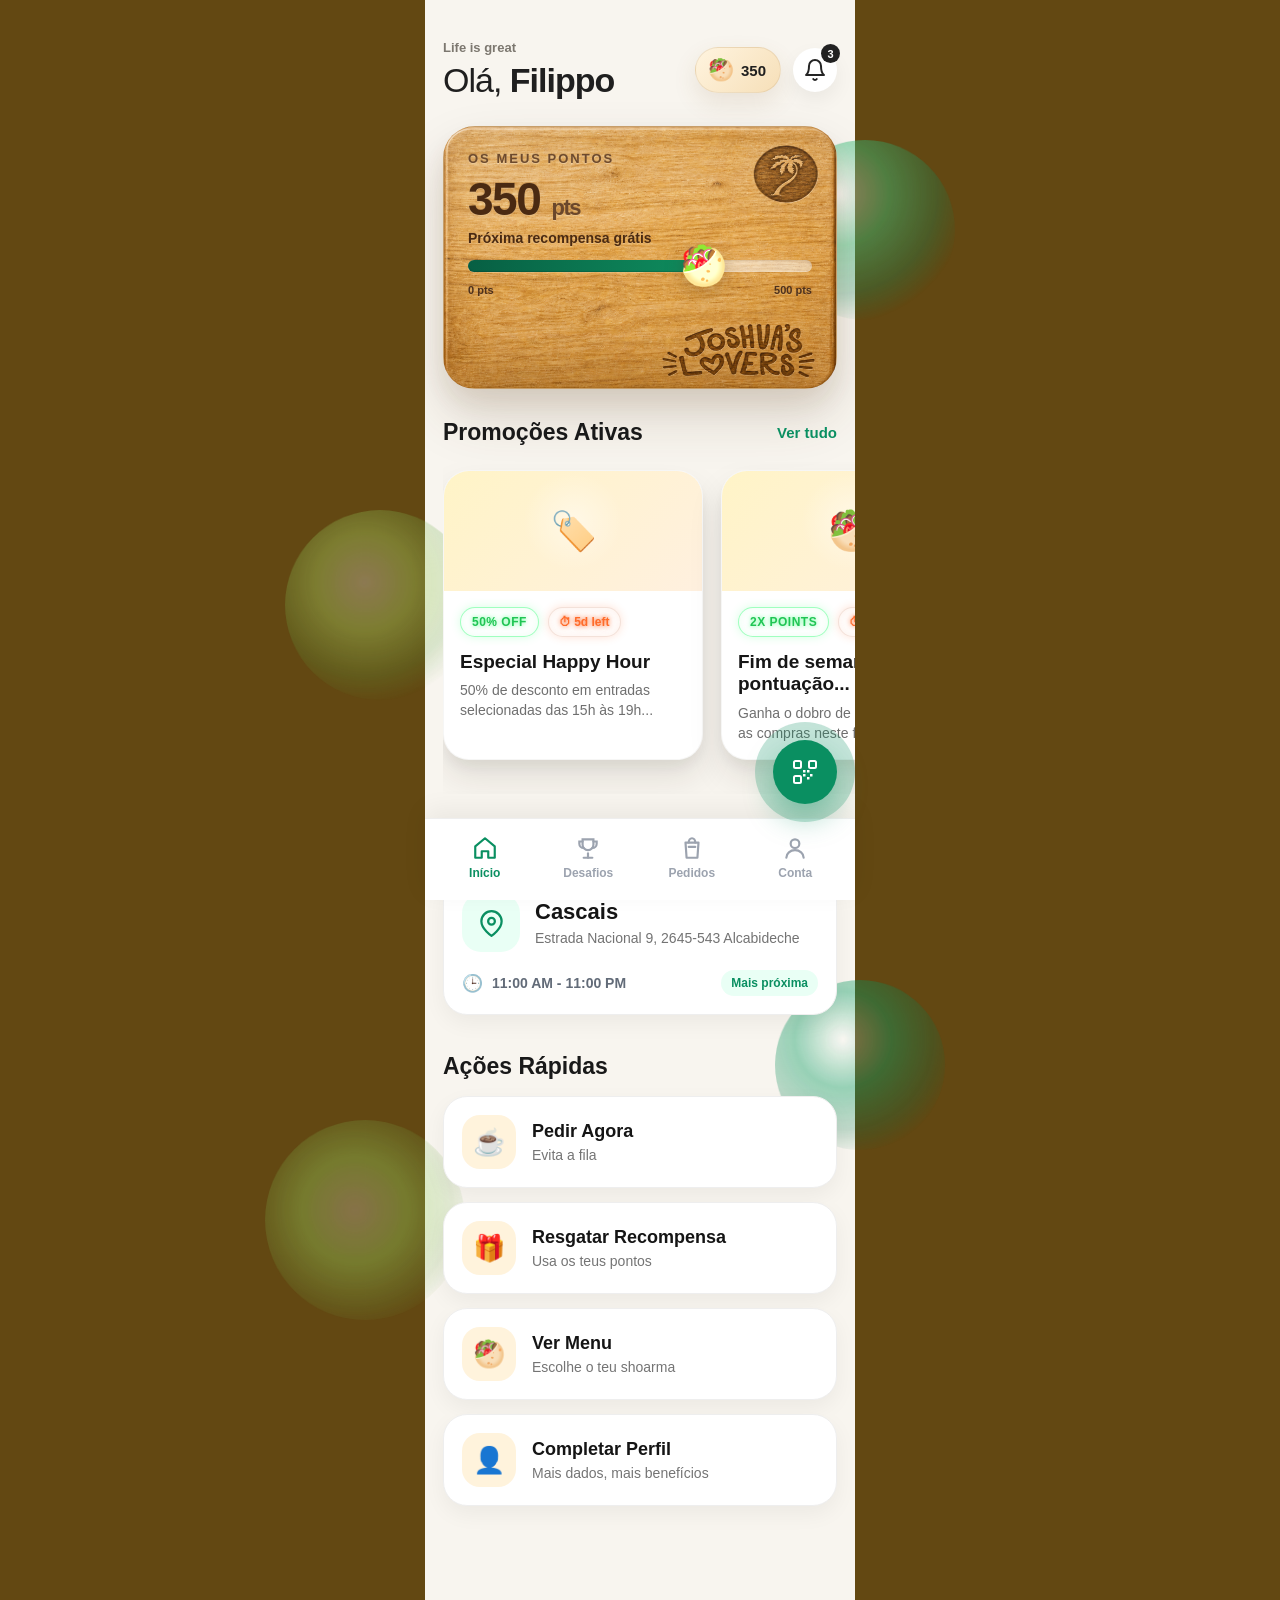
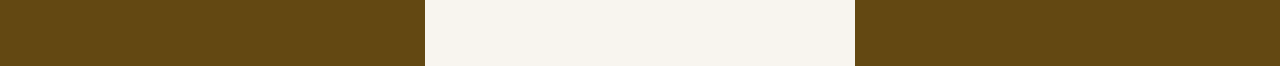
<file: index.html>
<!DOCTYPE html>
<html lang="pt">
<head>
  <meta charset="UTF-8" />
  <meta name="viewport" content="width=device-width, initial-scale=1.0" />

  <title>Joshua's Shoarma App</title>

  <link rel="stylesheet" href="style.css" />
</head>

<body>
  <main class="app-screen">

    <!-- MOVING BACKGROUND BLOBS -->
<div class="bg-blob bg-blob-one" data-speed="0.10"></div>
<div class="bg-blob bg-blob-two" data-speed="-0.06"></div>
<div class="bg-blob bg-blob-three" data-speed="0.08"></div>
<div class="bg-blob bg-blob-four" data-speed="-0.04"></div>

    <!-- TOP HOME HEADER -->
    <section class="home-header">
      <div>
        <p class="small-greeting">Life is great</p>
        <h1>Olá, <span>Filippo</span></h1>
      </div>

      <div class="header-icons">
        <button class="points-preview-button" aria-label="Pontos">
  <span class="pita-icon">🥙</span>
  <span class="top-points-number">350</span>
</button>
<a href="notifications.html" class="icon-button notification-button" aria-label="Notificações">
  <svg width="24" height="24" viewBox="0 0 24 24" fill="none">
    <path d="M18 8A6 6 0 0 0 6 8C6 15 3 17 3 17H21C21 17 18 15 18 8Z" stroke="currentColor" stroke-width="2" stroke-linecap="round" stroke-linejoin="round"/>
    <path d="M13.73 21A2 2 0 0 1 10.27 21" stroke="currentColor" stroke-width="2" stroke-linecap="round" stroke-linejoin="round"/>
  </svg>

  <span class="notification-badge">3</span>
</a>
      </div>
    </section>

    <!-- POINTS PREVIEW CARD -->
    <section class="points-card">
      <div class="points-card-top">
        <div>
          <p class="card-label">Os MEUS PONTOS</p>
          <h2>350 <span>pts</span></h2>
        </div>

       
      </div>

    <div class="points-progress-module">
  <div class="points-progress-header">
    <p>Próxima recompensa grátis</p>
  </div>

  <div class="progress-bar">
    <div class="progress-fill">
      <div class="progress-marker">
        <span class="progress-percent">70%</span>
        <span class="progress-pita">🥙</span>
      </div>
    </div>

    <span class="points-left-label">Faltam 150 pts</span>
  </div>

  <div class="progress-numbers">
    <span>0 pts</span>
    <span>500 pts</span>
  </div>
</div>
    </section>

    <!-- ACTIVE PROMOTIONS -->
    <section class="promotions-section">
      <div class="section-header">
        <h2>Promoções Ativas</h2>
        <button>Ver tudo</button>
      </div>

      <div class="promotions-scroll">

        <article 
          class="promo-card"
          data-title="Especial Happy Hour"
          data-tag="50% OFF"
          data-time="Termina em 5 dias"
          data-description="Aproveita 50% de desconto em entradas selecionadas entre as 15h e as 19h. Perfeito para partilhar com amigos antes do jantar."
          data-condition="Disponível apenas em loja. Não acumulável com outras promoções."
        >
          <div class="promo-image">
            <span>🏷️</span>
          </div>

          <div class="promo-content">
            <div class="promo-tags">
              <span class="promo-tag">50% OFF</span>
              <span class="promo-time">⏱ 5d left</span>
            </div>

            <h3>Especial Happy Hour</h3>
            <p>50% de desconto em entradas selecionadas das 15h às 19h...</p>
          </div>
        </article>

        <article 
          class="promo-card"
          data-title="Fim de semana com pontuação dupla"
          data-tag="2X POINTS"
          data-time="Termina em 2 dias"
          data-description="Ganha o dobro de pontos em todas as compras feitas durante este fim de semana. Quanto mais pedires, mais rápido chegas à tua próxima recompensa."
          data-condition="Válido sábado e domingo em todos os restaurantes Joshua's Shoarma."
        >
          <div class="promo-image">
            <span>🥙</span>
          </div>

          <div class="promo-content">
            <div class="promo-tags">
              <span class="promo-tag">2X POINTS</span>
              <span class="promo-time">⏱ 2d left</span>
            </div>

            <h3>Fim de semana com pontuação...</h3>
            <p>Ganha o dobro de pontos em todas as compras neste fim de semana.</p>
          </div>
        </article>

        <article 
          class="promo-card"
          data-title="Bebida grátis no teu menu"
          data-tag="FREE DRINK"
          data-time="Termina em 7 dias"
          data-description="Na compra de qualquer menu shoarma, recebe uma bebida grátis. Uma forma simples de tornar o teu pedido ainda melhor."
          data-condition="Válido para menus selecionados. Disponível até ao fim da campanha."
        >
          <div class="promo-image">
            <span>🥤</span>
          </div>

          <div class="promo-content">
            <div class="promo-tags">
              <span class="promo-tag">FREE</span>
              <span class="promo-time">⏱ 7d left</span>
            </div>

            <h3>Bebida grátis no teu menu</h3>
            <p>Recebe uma bebida grátis na compra de qualquer menu shoarma.</p>
          </div>
        </article>

      </div>
    </section>

        <!-- NEAREST STORE -->
    <!-- NEAREST STORE -->
<section class="nearest-store-section">
  <div class="section-header">
  <h2>Loja Mais Próxima</h2>
</div>

  <article class="nearest-store-card">
    <div class="store-top-row">
      <div class="store-icon">
        <svg width="27" height="27" viewBox="0 0 24 24" fill="none">
          <path d="M21 10C21 17 12 23 12 23C12 23 3 17 3 10A9 9 0 0 1 21 10Z" stroke="currentColor" stroke-width="2" stroke-linecap="round" stroke-linejoin="round"/>
          <circle cx="12" cy="10" r="3" stroke="currentColor" stroke-width="2"/>
        </svg>
      </div>

      <div class="store-text">
        <h3 id="nearestStoreName">Cascais</h3>
        <p id="nearestStoreAddress">Estrada Nacional 9, 2645-543 Alcabideche</p>
      </div>
    </div>

    <div class="store-bottom-row">
      <div class="store-hours">
        <span>🕒</span>
        <p id="nearestStoreHours">11:00 AM - 11:00 PM</p>
      </div>

      <p class="store-distance" id="nearestStoreDistance">Mais próxima</p>
    </div>
  </article>
</section>

    <!-- QUICK ACTIONS -->
    <section class="quick-actions-section">
      <div class="section-header">
        <h2>Ações Rápidas</h2>
      </div>

      <div class="quick-actions-grid">

        <button class="quick-action-card">
          <span class="quick-action-icon">☕</span>
          <div>
            <h3>Pedir Agora</h3>
            <p>Evita a fila</p>
          </div>
        </button>

        <button class="quick-action-card">
          <span class="quick-action-icon">🎁</span>
          <div>
            <h3>Resgatar Recompensa</h3>
            <p>Usa os teus pontos</p>
          </div>
        </button>

        <button class="quick-action-card">
          <span class="quick-action-icon">🥙</span>
          <div>
            <h3>Ver Menu</h3>
            <p>Escolhe o teu shoarma</p>
          </div>
        </button>

        <button class="quick-action-card">
          <span class="quick-action-icon">👤</span>
          <div>
            <h3>Completar Perfil</h3>
            <p>Mais dados, mais benefícios</p>
          </div>
        </button>

      </div>
    </section>

    <!-- PROMOTION POPUP -->
    <div class="promo-modal" id="promoModal">
      <div class="promo-modal-content">
        <button class="close-modal" id="closeModal">×</button>

        <div class="modal-icon" id="modalIcon">🥙</div>

        <span class="modal-tag" id="modalTag">50% OFF</span>

        <h2 id="modalTitle">Especial Happy Hour</h2>

        <p class="modal-time" id="modalTime">Termina em 5 dias</p>

        <p class="modal-description" id="modalDescription">
          Promoção especial disponível por tempo limitado.
        </p>

        <div class="modal-condition">
          <h4>Condições</h4>
          <p id="modalCondition">Disponível em lojas selecionadas.</p>
        </div>

        <button class="modal-main-button">Usar promoção</button>
      </div>
    </div>

    </main>

    <!-- FLOATING LOVER CARD -->
  <button class="floating-lover-card expanded" id="loverCardWidget" aria-label="Abrir Joshua's Lover Card">
    <span class="widget-card-icon">
      <svg width="24" height="24" viewBox="0 0 24 24" fill="none">
        <rect x="3" y="6" width="18" height="12" rx="2" stroke="currentColor" stroke-width="2"/>
        <path d="M7 10H10" stroke="currentColor" stroke-width="2" stroke-linecap="round"/>
        <path d="M7 14H13" stroke="currentColor" stroke-width="2" stroke-linecap="round"/>
      </svg>
    </span>

    <span class="widget-qr-icon">
      <svg width="26" height="26" viewBox="0 0 26 26" fill="none">
        <rect x="2" y="2" width="7" height="7" rx="1.5" stroke="currentColor" stroke-width="2"/>
        <rect x="17" y="2" width="7" height="7" rx="1.5" stroke="currentColor" stroke-width="2"/>
        <rect x="2" y="17" width="7" height="7" rx="1.5" stroke="currentColor" stroke-width="2"/>
        <rect x="11" y="11" width="2.5" height="2.5" fill="currentColor"/>
        <rect x="15" y="11" width="2.5" height="2.5" fill="currentColor"/>
        <rect x="11" y="15" width="2.5" height="2.5" fill="currentColor"/>
        <rect x="18" y="15" width="2.5" height="2.5" fill="currentColor"/>
        <rect x="15" y="18" width="2.5" height="2.5" fill="currentColor"/>
      </svg>
    </span>

    <span class="lover-card-label">Joshua’s Lover Card</span>
    <span class="lover-card-divider"></span>
    <span class="lover-card-arrow">⌃</span>
  </button>


  <!-- BOTTOM NAVBAR -->
  <nav class="bottom-navbar">
    <a href="index.html" class="nav-item active">
      <svg width="26" height="26" viewBox="0 0 24 24" fill="none">
        <path d="M3 10.5L12 3L21 10.5V21H15V15H9V21H3V10.5Z" stroke="currentColor" stroke-width="2" stroke-linejoin="round"/>
      </svg>
      <span>Início</span>
    </a>

    <a href="desafios.html" class="nav-item">
      <svg width="26" height="26" viewBox="0 0 24 24" fill="none">
        <path d="M8 21H16" stroke="currentColor" stroke-width="2" stroke-linecap="round"/>
        <path d="M12 17V21" stroke="currentColor" stroke-width="2" stroke-linecap="round"/>
        <path d="M7 4H17V9C17 11.7614 14.7614 14 12 14C9.23858 14 7 11.7614 7 9V4Z" stroke="currentColor" stroke-width="2"/>
        <path d="M7 6H4V8C4 10.2091 5.79086 12 8 12" stroke="currentColor" stroke-width="2" stroke-linecap="round"/>
        <path d="M17 6H20V8C20 10.2091 18.2091 12 16 12" stroke="currentColor" stroke-width="2" stroke-linecap="round"/>
      </svg>
      <span>Desafios</span>
    </a>

    <a href="pedidos.html" class="nav-item">
      <svg width="26" height="26" viewBox="0 0 24 24" fill="none">
        <path d="M6 7H18L17 21H7L6 7Z" stroke="currentColor" stroke-width="2" stroke-linejoin="round"/>
        <path d="M9 7C9 4.79086 10.3431 3 12 3C13.6569 3 15 4.79086 15 7" stroke="currentColor" stroke-width="2" stroke-linecap="round"/>
        <path d="M9 11H15" stroke="currentColor" stroke-width="2" stroke-linecap="round"/>
      </svg>
      <span>Pedidos</span>
    </a>

    <a href="conta.html" class="nav-item">
      <svg width="26" height="26" viewBox="0 0 24 24" fill="none">
        <circle cx="12" cy="8" r="4" stroke="currentColor" stroke-width="2"/>
        <path d="M4 21C4 17.134 7.58172 14 12 14C16.4183 14 20 17.134 20 21" stroke="currentColor" stroke-width="2" stroke-linecap="round"/>
      </svg>
      <span>Conta</span>
    </a>
  </nav>

    <!-- LOVER CARD MODAL -->
  <div class="lover-card-modal" id="loverCardModal">
    <div class="lover-card-modal-screen">
      <button class="lover-card-back" id="closeLoverCard">← Voltar</button>

      <div class="lover-card-modal-header">
        <div class="lover-card-modal-emoji">🥙</div>
        <h2>Joshua’s Lover Card</h2>
        <p>Mostre isto ao caixa para ganhar pontos</p>
      </div>

      <div class="lover-card-pass">
        <h3>Mark</h3>
        <p class="lover-card-tier">Joshua’s Lover</p>

        <div class="lover-card-qr-frame">
          <div class="lover-card-qr-box">
            <svg width="210" height="210" viewBox="0 0 210 210" fill="none">
              <rect width="210" height="210" rx="18" fill="#F4F4F4"/>

              <rect x="20" y="20" width="50" height="50" fill="#0a8f61"/>
              <rect x="30" y="30" width="30" height="30" fill="white"/>
              <rect x="38" y="38" width="14" height="14" fill="#0a8f61"/>

              <rect x="140" y="20" width="50" height="50" fill="#0a8f61"/>
              <rect x="150" y="30" width="30" height="30" fill="white"/>
              <rect x="158" y="38" width="14" height="14" fill="#0a8f61"/>

              <rect x="20" y="140" width="50" height="50" fill="#0a8f61"/>
              <rect x="30" y="150" width="30" height="30" fill="white"/>
              <rect x="38" y="158" width="14" height="14" fill="#0a8f61"/>

              <rect x="90" y="25" width="12" height="12" fill="#0a8f61"/>
              <rect x="105" y="25" width="12" height="12" fill="#0a8f61"/>
              <rect x="117" y="37" width="12" height="12" fill="#0a8f61"/>
              <rect x="90" y="50" width="12" height="12" fill="#0a8f61"/>
              <rect x="105" y="62" width="12" height="12" fill="#0a8f61"/>
              <rect x="117" y="62" width="12" height="12" fill="#0a8f61"/>

              <rect x="85" y="85" width="12" height="12" fill="#0a8f61"/>
              <rect x="100" y="85" width="12" height="12" fill="#0a8f61"/>
              <rect x="115" y="85" width="12" height="12" fill="#0a8f61"/>
              <rect x="130" y="85" width="12" height="12" fill="#0a8f61"/>

              <rect x="85" y="100" width="12" height="12" fill="#0a8f61"/>
              <rect x="115" y="100" width="12" height="12" fill="#0a8f61"/>
              <rect x="145" y="100" width="12" height="12" fill="#0a8f61"/>

              <rect x="85" y="115" width="12" height="12" fill="#0a8f61"/>
              <rect x="100" y="115" width="12" height="12" fill="#0a8f61"/>
              <rect x="130" y="115" width="12" height="12" fill="#0a8f61"/>
              <rect x="145" y="115" width="12" height="12" fill="#0a8f61"/>

              <rect x="85" y="130" width="12" height="12" fill="#0a8f61"/>
              <rect x="115" y="130" width="12" height="12" fill="#0a8f61"/>
              <rect x="130" y="130" width="12" height="12" fill="#0a8f61"/>

              <rect x="100" y="145" width="12" height="12" fill="#0a8f61"/>
              <rect x="115" y="145" width="12" height="12" fill="#0a8f61"/>
              <rect x="145" y="145" width="12" height="12" fill="#0a8f61"/>

              <rect x="85" y="160" width="12" height="12" fill="#0a8f61"/>
              <rect x="115" y="160" width="12" height="12" fill="#0a8f61"/>
              <rect x="130" y="160" width="12" height="12" fill="#0a8f61"/>
              <rect x="145" y="160" width="12" height="12" fill="#0a8f61"/>
            </svg>
          </div>
        </div>

        <div class="lover-card-balance">
          <div class="lover-card-balance-row">
            <span>🥙</span>
            <strong>350 pts</strong>
          </div>
          <p>Saldo atual</p>
        </div>
      </div>

      <div class="lover-card-help">
        <h4>Como funciona</h4>
        <p>Apresente este código QR no checkout. O caixa irá digitalizar para adicionar pontos à sua conta Joshua’s Lover.</p>
      </div>
    </div>
  </div>

  <script>

  
    
    const promoCards = document.querySelectorAll(".promo-card");
    const promoModal = document.getElementById("promoModal");
    const closeModal = document.getElementById("closeModal");

    const modalTag = document.getElementById("modalTag");
    const modalTitle = document.getElementById("modalTitle");
    const modalTime = document.getElementById("modalTime");
    const modalDescription = document.getElementById("modalDescription");
    const modalCondition = document.getElementById("modalCondition");
    const modalIcon = document.getElementById("modalIcon");

    promoCards.forEach((card) => {
      card.addEventListener("click", () => {
        modalTag.textContent = card.dataset.tag;
        modalTitle.textContent = card.dataset.title;
        modalTime.textContent = card.dataset.time;
        modalDescription.textContent = card.dataset.description;
        modalCondition.textContent = card.dataset.condition;

        const icon = card.querySelector(".promo-image span").textContent;
        modalIcon.textContent = icon;

        promoModal.classList.add("active");
      });
    });

    closeModal.addEventListener("click", () => {
      promoModal.classList.remove("active");
    });

    promoModal.addEventListener("click", (event) => {
      if (event.target === promoModal) {
        promoModal.classList.remove("active");
      }
    });



        const loverCardWidget = document.getElementById("loverCardWidget");
    const loverCardModal = document.getElementById("loverCardModal");
    const closeLoverCard = document.getElementById("closeLoverCard");

   let loverCardCollapsed = sessionStorage.getItem("loverCardCollapsed") === "true";

if (loverCardCollapsed) {
  loverCardWidget.classList.remove("expanded");
  loverCardWidget.classList.add("collapsed");
}

function collapseLoverCardOnFirstScroll() {
  if (loverCardCollapsed) return;

  loverCardWidget.classList.remove("expanded");
  loverCardWidget.classList.add("collapsed");

  loverCardCollapsed = true;
  sessionStorage.setItem("loverCardCollapsed", "true");
}

    window.addEventListener(
      "scroll",
      () => {
        if (window.scrollY > 20) {
          collapseLoverCardOnFirstScroll();
        }
      },
      { passive: true }
    );

    loverCardWidget.addEventListener("click", () => {
      loverCardModal.classList.add("active");
    });

    closeLoverCard.addEventListener("click", () => {
      loverCardModal.classList.remove("active");
    });

    loverCardModal.addEventListener("click", (event) => {
      if (event.target === loverCardModal) {
        loverCardModal.classList.remove("active");
      }
    });


  
  </script>
</body>
</html>
</file>
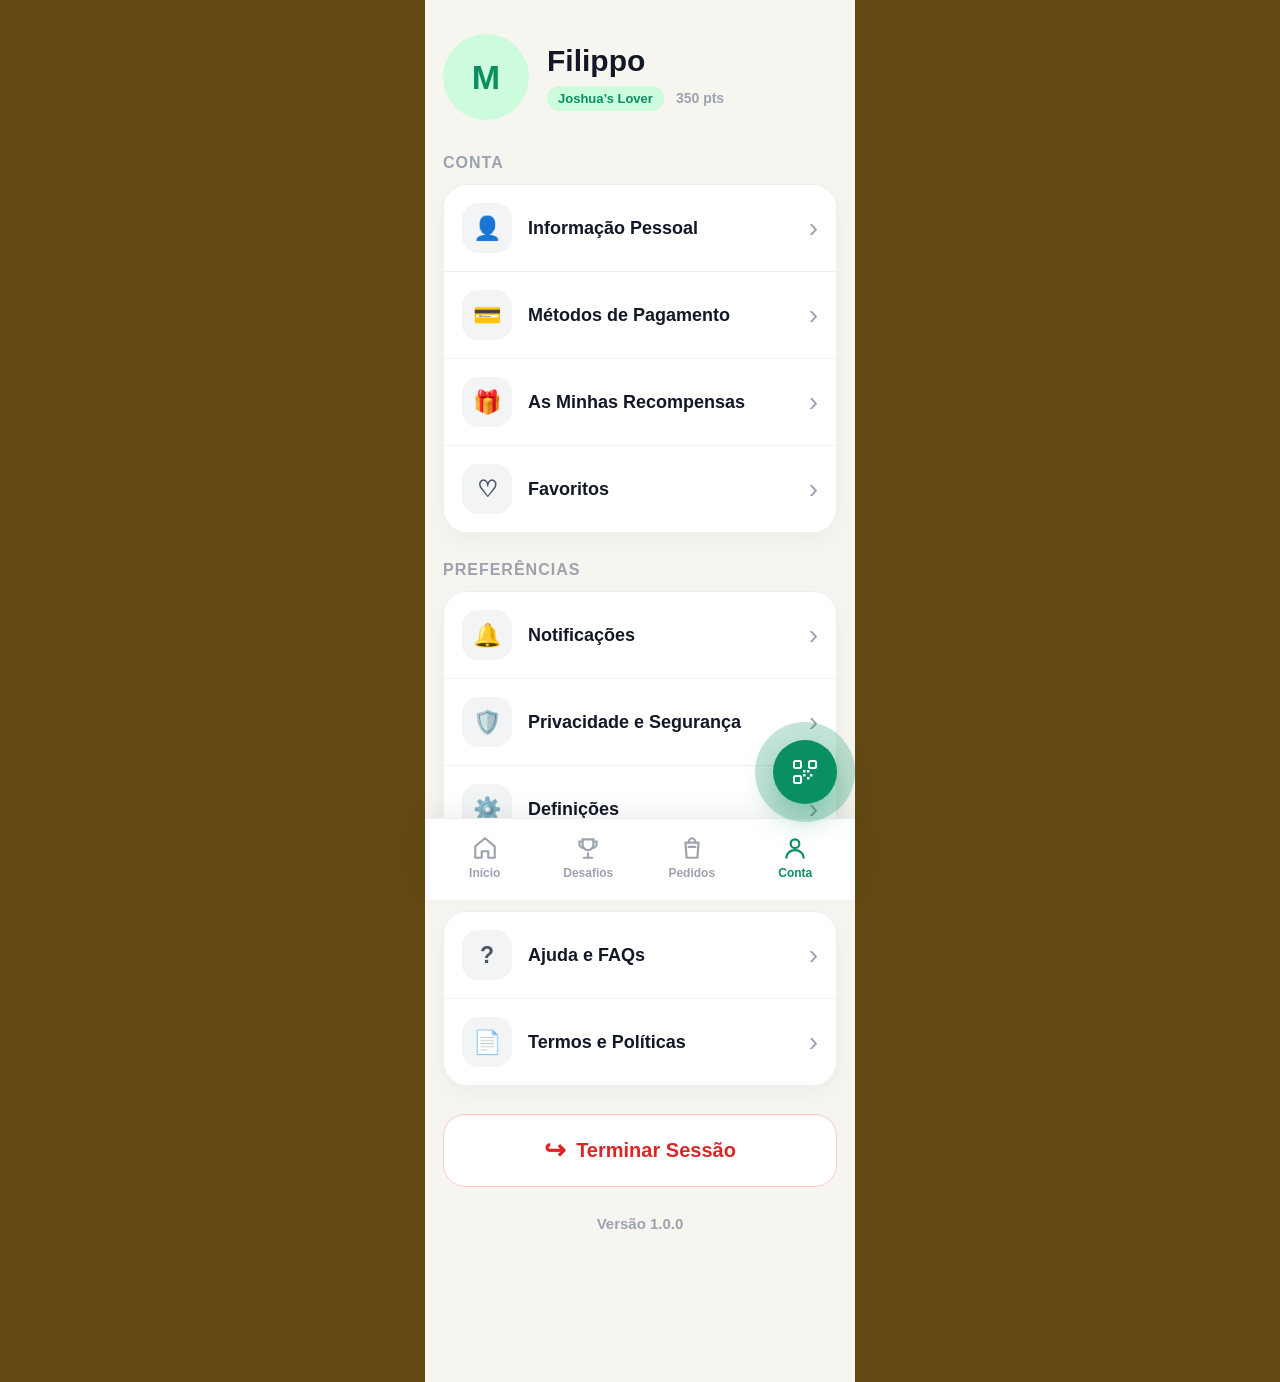
<file: conta.html>
<!DOCTYPE html>
<html lang="pt">
<head>
  <meta charset="UTF-8" />
  <meta name="viewport" content="width=device-width, initial-scale=1.0" />

  <title>Conta | Joshua's Shoarma</title>

  <link rel="stylesheet" href="style.css" />
</head>

<body>

  <main class="app-screen account-screen">

    <!-- PROFILE HEADER -->
    <section class="account-profile">
      <div class="account-avatar">M</div>

      <div>
        <h1>Filippo</h1>

        <div class="account-status-row">
          <span>Joshua’s Lover</span>
          <p>350 pts</p>
        </div>
      </div>
    </section>

    <!-- ACCOUNT -->
    <section class="account-section">
      <h2>CONTA</h2>

      <div class="account-list">

        <button class="account-row">
          <span class="account-row-icon">👤</span>
          <span>Informação Pessoal</span>
          <strong>›</strong>
        </button>

        <button class="account-row">
          <span class="account-row-icon">💳</span>
          <span>Métodos de Pagamento</span>
          <strong>›</strong>
        </button>

        <button class="account-row">
          <span class="account-row-icon">🎁</span>
          <span>As Minhas Recompensas</span>
          <strong>›</strong>
        </button>

        <button class="account-row">
          <span class="account-row-icon">♡</span>
          <span>Favoritos</span>
          <strong>›</strong>
        </button>

      </div>
    </section>

    <!-- PREFERENCES -->
    <section class="account-section">
      <h2>PREFERÊNCIAS</h2>

      <div class="account-list">

        <button class="account-row">
          <span class="account-row-icon">🔔</span>
          <span>Notificações</span>
          <strong>›</strong>
        </button>

        <button class="account-row">
          <span class="account-row-icon">🛡️</span>
          <span>Privacidade e Segurança</span>
          <strong>›</strong>
        </button>

        <button class="account-row">
          <span class="account-row-icon">⚙️</span>
          <span>Definições</span>
          <strong>›</strong>
        </button>

      </div>
    </section>

    <!-- SUPPORT -->
    <section class="account-section">
      <h2>SUPORTE</h2>

      <div class="account-list">

        <button class="account-row">
          <span class="account-row-icon">?</span>
          <span>Ajuda e FAQs</span>
          <strong>›</strong>
        </button>

        <button class="account-row">
          <span class="account-row-icon">📄</span>
          <span>Termos e Políticas</span>
          <strong>›</strong>
        </button>

      </div>
    </section>

    <!-- LOGOUT -->
    <button class="logout-button" id="openLogoutConfirm">
      <span>↪</span>
      Terminar Sessão
    </button>

    <p class="app-version">Versão 1.0.0</p>

  </main>

  <!-- LOGOUT CONFIRMATION -->
  <div class="logout-confirm-overlay" id="logoutConfirmOverlay">
    <div class="logout-confirm-box">
      <h2>Terminar sessão?</h2>
      <p>Tens a certeza que queres sair da tua conta Joshua’s Lover?</p>

      <div class="logout-confirm-actions">
        <button class="cancel-logout" id="cancelLogout">
          Cancelar
        </button>

        <button class="confirm-logout">
          Sim, terminar
        </button>
      </div>
    </div>
  </div>

  <!-- FLOATING LOVER CARD -->
  <button class="floating-lover-card expanded" id="loverCardWidget" aria-label="Abrir Joshua's Lover Card">
    <span class="widget-card-icon">
      <svg width="24" height="24" viewBox="0 0 24 24" fill="none">
        <rect x="3" y="6" width="18" height="12" rx="2" stroke="currentColor" stroke-width="2"/>
        <path d="M7 10H10" stroke="currentColor" stroke-width="2" stroke-linecap="round"/>
        <path d="M7 14H13" stroke="currentColor" stroke-width="2" stroke-linecap="round"/>
      </svg>
    </span>

    <span class="widget-qr-icon">
      <svg width="26" height="26" viewBox="0 0 26 26" fill="none">
        <rect x="2" y="2" width="7" height="7" rx="1.5" stroke="currentColor" stroke-width="2"/>
        <rect x="17" y="2" width="7" height="7" rx="1.5" stroke="currentColor" stroke-width="2"/>
        <rect x="2" y="17" width="7" height="7" rx="1.5" stroke="currentColor" stroke-width="2"/>
        <rect x="11" y="11" width="2.5" height="2.5" fill="currentColor"/>
        <rect x="15" y="11" width="2.5" height="2.5" fill="currentColor"/>
        <rect x="11" y="15" width="2.5" height="2.5" fill="currentColor"/>
        <rect x="18" y="15" width="2.5" height="2.5" fill="currentColor"/>
        <rect x="15" y="18" width="2.5" height="2.5" fill="currentColor"/>
      </svg>
    </span>

    <span class="lover-card-label">Joshua’s Lover Card</span>
    <span class="lover-card-divider"></span>
    <span class="lover-card-arrow">⌃</span>
  </button>

  <!-- LOVER CARD MODAL -->
  <div class="lover-card-modal" id="loverCardModal">
    <div class="lover-card-modal-screen">
      <button class="lover-card-back" id="closeLoverCard">← Voltar</button>

      <div class="lover-card-modal-header">
        <div class="lover-card-modal-emoji">🥙</div>
        <h2>Joshua’s Lover Card</h2>
        <p>Mostre isto ao caixa para ganhar pontos</p>
      </div>

      <div class="lover-card-pass">
        <h3>Mark</h3>
        <p class="lover-card-tier">Joshua’s Lover</p>

        <div class="lover-card-qr-frame">
          <div class="lover-card-qr-box">
            <svg width="210" height="210" viewBox="0 0 210 210" fill="none">
              <rect width="210" height="210" rx="18" fill="#F4F4F4"/>

              <rect x="20" y="20" width="50" height="50" fill="#0a8f61"/>
              <rect x="30" y="30" width="30" height="30" fill="white"/>
              <rect x="38" y="38" width="14" height="14" fill="#0a8f61"/>

              <rect x="140" y="20" width="50" height="50" fill="#0a8f61"/>
              <rect x="150" y="30" width="30" height="30" fill="white"/>
              <rect x="158" y="38" width="14" height="14" fill="#0a8f61"/>

              <rect x="20" y="140" width="50" height="50" fill="#0a8f61"/>
              <rect x="30" y="150" width="30" height="30" fill="white"/>
              <rect x="38" y="158" width="14" height="14" fill="#0a8f61"/>

              <rect x="90" y="25" width="12" height="12" fill="#0a8f61"/>
              <rect x="105" y="25" width="12" height="12" fill="#0a8f61"/>
              <rect x="117" y="37" width="12" height="12" fill="#0a8f61"/>
              <rect x="90" y="50" width="12" height="12" fill="#0a8f61"/>
              <rect x="105" y="62" width="12" height="12" fill="#0a8f61"/>
              <rect x="117" y="62" width="12" height="12" fill="#0a8f61"/>

              <rect x="85" y="85" width="12" height="12" fill="#0a8f61"/>
              <rect x="100" y="85" width="12" height="12" fill="#0a8f61"/>
              <rect x="115" y="85" width="12" height="12" fill="#0a8f61"/>
              <rect x="130" y="85" width="12" height="12" fill="#0a8f61"/>

              <rect x="85" y="100" width="12" height="12" fill="#0a8f61"/>
              <rect x="115" y="100" width="12" height="12" fill="#0a8f61"/>
              <rect x="145" y="100" width="12" height="12" fill="#0a8f61"/>

              <rect x="85" y="115" width="12" height="12" fill="#0a8f61"/>
              <rect x="100" y="115" width="12" height="12" fill="#0a8f61"/>
              <rect x="130" y="115" width="12" height="12" fill="#0a8f61"/>
              <rect x="145" y="115" width="12" height="12" fill="#0a8f61"/>

              <rect x="85" y="130" width="12" height="12" fill="#0a8f61"/>
              <rect x="115" y="130" width="12" height="12" fill="#0a8f61"/>
              <rect x="130" y="130" width="12" height="12" fill="#0a8f61"/>

              <rect x="100" y="145" width="12" height="12" fill="#0a8f61"/>
              <rect x="115" y="145" width="12" height="12" fill="#0a8f61"/>
              <rect x="145" y="145" width="12" height="12" fill="#0a8f61"/>

              <rect x="85" y="160" width="12" height="12" fill="#0a8f61"/>
              <rect x="115" y="160" width="12" height="12" fill="#0a8f61"/>
              <rect x="130" y="160" width="12" height="12" fill="#0a8f61"/>
              <rect x="145" y="160" width="12" height="12" fill="#0a8f61"/>
            </svg>
          </div>
        </div>

        <div class="lover-card-balance">
          <div class="lover-card-balance-row">
            <span>🥙</span>
            <strong>350 pts</strong>
          </div>
          <p>Saldo atual</p>
        </div>
      </div>

      <div class="lover-card-help">
        <h4>Como funciona</h4>
        <p>Apresente este código QR no checkout. O caixa irá digitalizar para adicionar pontos à sua conta Joshua’s Lover.</p>
      </div>
    </div>
  </div>

  <!-- BOTTOM NAVBAR -->
  <nav class="bottom-navbar">
    <a href="index.html" class="nav-item">
      <svg width="26" height="26" viewBox="0 0 24 24" fill="none">
        <path d="M3 10.5L12 3L21 10.5V21H15V15H9V21H3V10.5Z" stroke="currentColor" stroke-width="2" stroke-linejoin="round"/>
      </svg>
      <span>Início</span>
    </a>

    <a href="desafios.html" class="nav-item">
      <svg width="26" height="26" viewBox="0 0 24 24" fill="none">
        <path d="M8 21H16" stroke="currentColor" stroke-width="2" stroke-linecap="round"/>
        <path d="M12 17V21" stroke="currentColor" stroke-width="2" stroke-linecap="round"/>
        <path d="M7 4H17V9C17 11.7614 14.7614 14 12 14C9.23858 14 7 11.7614 7 9V4Z" stroke="currentColor" stroke-width="2"/>
        <path d="M7 6H4V8C4 10.2091 5.79086 12 8 12" stroke="currentColor" stroke-width="2" stroke-linecap="round"/>
        <path d="M17 6H20V8C20 10.2091 18.2091 12 16 12" stroke="currentColor" stroke-width="2" stroke-linecap="round"/>
      </svg>
      <span>Desafios</span>
    </a>

    <a href="pedidos.html" class="nav-item">
      <svg width="26" height="26" viewBox="0 0 24 24" fill="none">
        <path d="M6 7H18L17 21H7L6 7Z" stroke="currentColor" stroke-width="2" stroke-linejoin="round"/>
        <path d="M9 7C9 4.79086 10.3431 3 12 3C13.6569 3 15 4.79086 15 7" stroke="currentColor" stroke-width="2" stroke-linecap="round"/>
        <path d="M9 11H15" stroke="currentColor" stroke-width="2" stroke-linecap="round"/>
      </svg>
      <span>Pedidos</span>
    </a>

    <a href="conta.html" class="nav-item active">
      <svg width="26" height="26" viewBox="0 0 24 24" fill="none">
        <circle cx="12" cy="8" r="4" stroke="currentColor" stroke-width="2"/>
        <path d="M4 21C4 17.134 7.58172 14 12 14C16.4183 14 20 17.134 20 21" stroke="currentColor" stroke-width="2" stroke-linecap="round"/>
      </svg>
      <span>Conta</span>
    </a>
  </nav>

  <script>
    const loverCardWidget = document.getElementById("loverCardWidget");
    const loverCardModal = document.getElementById("loverCardModal");
    const closeLoverCard = document.getElementById("closeLoverCard");

    let loverCardCollapsed = sessionStorage.getItem("loverCardCollapsed") === "true";

    if (loverCardCollapsed) {
      loverCardWidget.classList.remove("expanded");
      loverCardWidget.classList.add("collapsed");
    }

    function collapseLoverCardOnFirstScroll() {
      if (loverCardCollapsed) return;

      loverCardWidget.classList.remove("expanded");
      loverCardWidget.classList.add("collapsed");

      loverCardCollapsed = true;
      sessionStorage.setItem("loverCardCollapsed", "true");
    }

    window.addEventListener(
      "scroll",
      () => {
        if (window.scrollY > 20) {
          collapseLoverCardOnFirstScroll();
        }
      },
      { passive: true }
    );

    loverCardWidget.addEventListener("click", () => {
      loverCardModal.classList.add("active");
      document.body.style.overflow = "hidden";
    });

    closeLoverCard.addEventListener("click", () => {
      loverCardModal.classList.remove("active");
      document.body.style.overflow = "auto";
    });

    const openLogoutConfirm = document.getElementById("openLogoutConfirm");
    const logoutConfirmOverlay = document.getElementById("logoutConfirmOverlay");
    const cancelLogout = document.getElementById("cancelLogout");

    openLogoutConfirm.addEventListener("click", () => {
      logoutConfirmOverlay.classList.add("active");
      document.body.style.overflow = "hidden";
    });

    cancelLogout.addEventListener("click", () => {
      logoutConfirmOverlay.classList.remove("active");
      document.body.style.overflow = "auto";
    });

    logoutConfirmOverlay.addEventListener("click", (event) => {
      if (event.target === logoutConfirmOverlay) {
        logoutConfirmOverlay.classList.remove("active");
        document.body.style.overflow = "auto";
      }
    });
  </script>

</body>
</html>
</file>
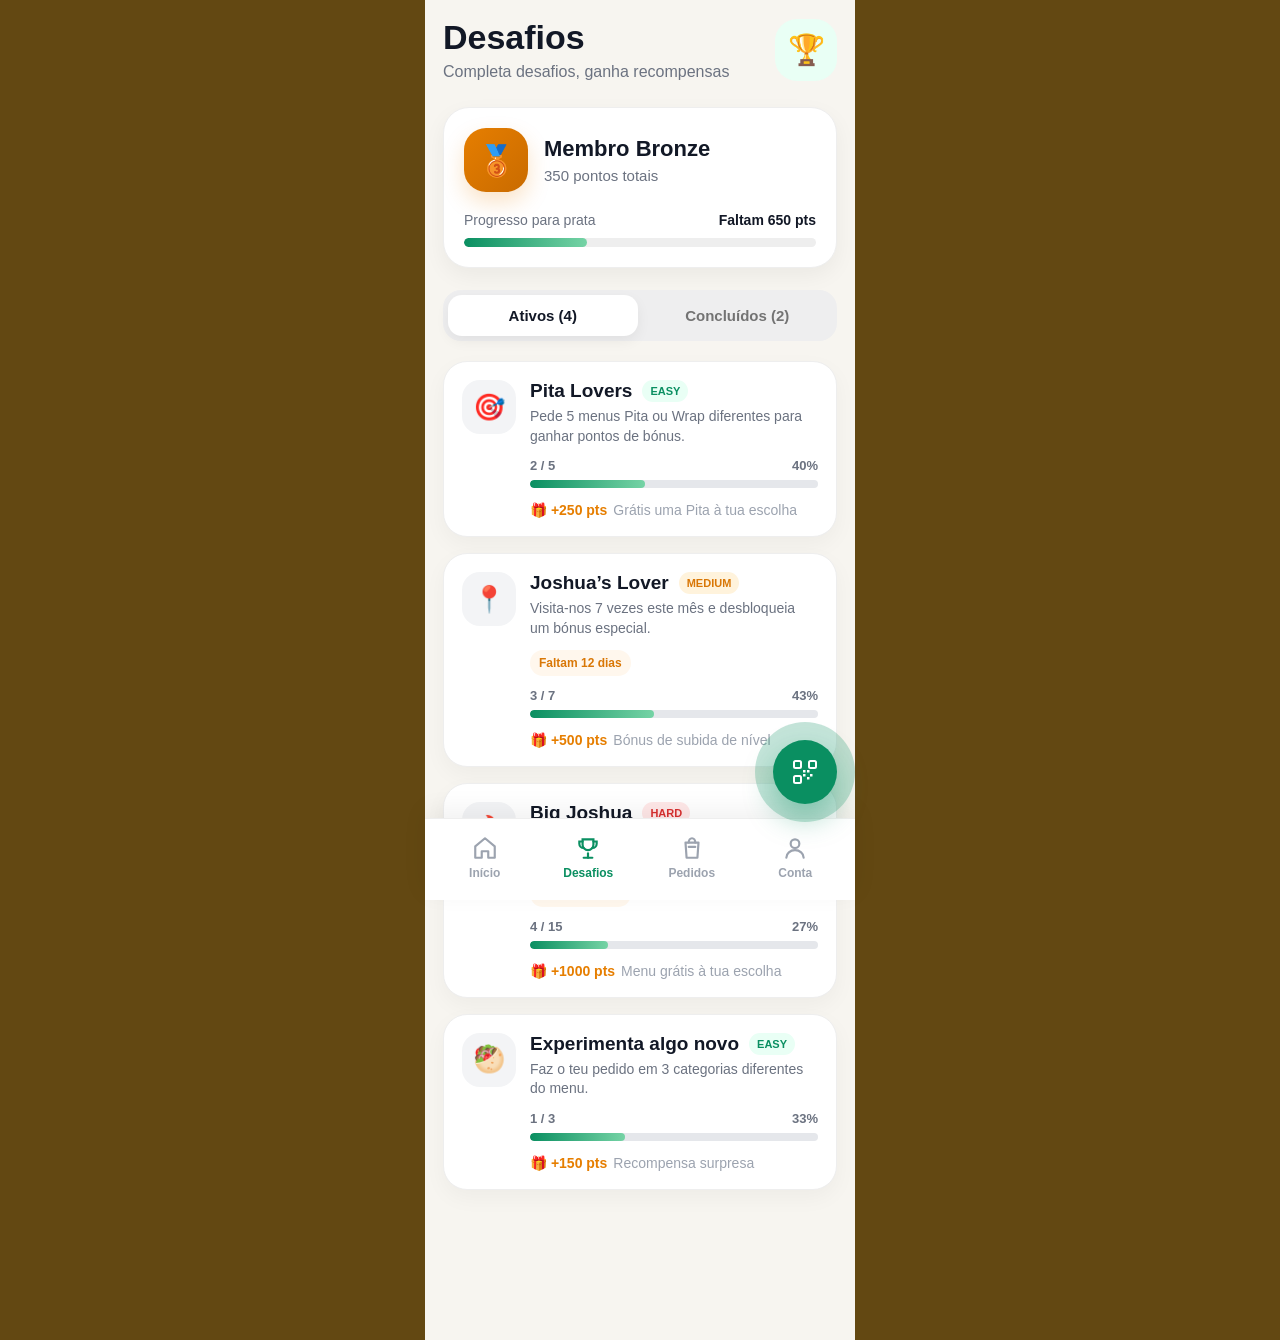
<file: desafios.html>
<!DOCTYPE html>
<html lang="pt">
<head>
  <meta charset="UTF-8" />
  <meta name="viewport" content="width=device-width, initial-scale=1.0" />

  <title>Desafios | Joshua's Shoarma</title>

  <link rel="stylesheet" href="style.css" />
</head>

<body>
  <main class="app-screen challenges-screen">

    <!-- CHALLENGES HEADER -->
    <section class="challenges-header">
      <div>
        <h1>Desafios</h1>
        <p>Completa desafios, ganha recompensas</p>
      </div>

      <div class="challenges-header-icon">
        🏆
      </div>
    </section>

    <!-- MEMBER LEVEL CARD -->
    <section class="member-level-card">
      <div class="member-level-top">
        <div class="level-badge">
          🥉
        </div>

        <div>
          <h2>Membro Bronze</h2>
          <p>350 pontos totais</p>
        </div>
      </div>

      <div class="level-progress-info">
        <span>Progresso para prata</span>
        <strong>Faltam 650 pts</strong>
      </div>

      <div class="level-progress-bar">
        <div class="level-progress-fill"></div>
      </div>
    </section>

    <!-- TABS -->
    <section class="challenge-tabs">
      <button class="challenge-tab active" data-tab="activeChallenges">
        Ativos (4)
      </button>

      <button class="challenge-tab" data-tab="completedChallenges">
        Concluídos (2)
      </button>
    </section>

    <!-- ACTIVE CHALLENGES -->
    <section class="challenge-list active" id="activeChallenges">

      <article class="challenge-card easy">
        <div class="challenge-icon">🎯</div>

        <div class="challenge-content">
          <div class="challenge-title-row">
            <h3>Pita Lovers</h3>
            <span class="difficulty-pill">easy</span>
          </div>

          <p>Pede 5 menus Pita ou Wrap diferentes para ganhar pontos de bónus.</p>

          <div class="challenge-progress-row">
            <span>2 / 5</span>
            <span>40%</span>
          </div>

          <div class="challenge-progress-bar">
            <div style="width: 40%;"></div>
          </div>

          <div class="challenge-reward">
            <strong>🎁 +250 pts</strong>
            <span>Grátis uma Pita à tua escolha</span>
          </div>
        </div>
      </article>

      <article class="challenge-card medium">
        <div class="challenge-icon">📍</div>

        <div class="challenge-content">
          <div class="challenge-title-row">
            <h3>Joshua’s Lover</h3>
            <span class="difficulty-pill">medium</span>
          </div>

          <p>Visita-nos 7 vezes este mês e desbloqueia um bónus especial.</p>

          <div class="challenge-deadline">Faltam 12 dias</div>

          <div class="challenge-progress-row">
            <span>3 / 7</span>
            <span>43%</span>
          </div>

          <div class="challenge-progress-bar">
            <div style="width: 43%;"></div>
          </div>

          <div class="challenge-reward">
            <strong>🎁 +500 pts</strong>
            <span>Bónus de subida de nível</span>
          </div>
        </div>
      </article>

      <article class="challenge-card hard">
        <div class="challenge-icon">🔥</div>

        <div class="challenge-content">
          <div class="challenge-title-row">
            <h3>Big Joshua</h3>
            <span class="difficulty-pill">hard</span>
          </div>

          <p>Faz 15 refeições em 15 dias diferentes nos nossos restaurantes.</p>

          <div class="challenge-deadline">Faltam 25 dias</div>

          <div class="challenge-progress-row">
            <span>4 / 15</span>
            <span>27%</span>
          </div>

          <div class="challenge-progress-bar">
            <div style="width: 27%;"></div>
          </div>

          <div class="challenge-reward">
            <strong>🎁 +1000 pts</strong>
            <span>Menu grátis à tua escolha</span>
          </div>
        </div>
      </article>

      <article class="challenge-card easy">
        <div class="challenge-icon">🥙</div>

        <div class="challenge-content">
          <div class="challenge-title-row">
            <h3>Experimenta algo novo</h3>
            <span class="difficulty-pill">easy</span>
          </div>

          <p>Faz o teu pedido em 3 categorias diferentes do menu.</p>

          <div class="challenge-progress-row">
            <span>1 / 3</span>
            <span>33%</span>
          </div>

          <div class="challenge-progress-bar">
            <div style="width: 33%;"></div>
          </div>

          <div class="challenge-reward">
            <strong>🎁 +150 pts</strong>
            <span>Recompensa surpresa</span>
          </div>
        </div>
      </article>

    </section>

    <!-- COMPLETED CHALLENGES -->
    <section class="challenge-list" id="completedChallenges">

      <article class="challenge-card completed">
        <div class="challenge-icon">✅</div>

        <div class="challenge-content">
          <div class="challenge-title-row">
            <h3>Primeira Mordida</h3>
            <span class="difficulty-pill">done</span>
          </div>

          <p>Fizeste o teu primeiro pedido com a Joshua’s Lover Card.</p>

          <div class="challenge-progress-row">
            <span>1 / 1</span>
            <span>100%</span>
          </div>

          <div class="challenge-progress-bar">
            <div style="width: 100%;"></div>
          </div>

          <div class="challenge-reward">
            <strong>🎁 +100 pts</strong>
            <span>Recompensa recebida</span>
          </div>
        </div>
      </article>

      <article class="challenge-card completed">
        <div class="challenge-icon">⭐</div>

        <div class="challenge-content">
          <div class="challenge-title-row">
            <h3>Menu Favorito</h3>
            <span class="difficulty-pill">done</span>
          </div>

          <p>Pediste o mesmo menu 3 vezes. Já tens um favorito.</p>

          <div class="challenge-progress-row">
            <span>3 / 3</span>
            <span>100%</span>
          </div>

          <div class="challenge-progress-bar">
            <div style="width: 100%;"></div>
          </div>

          <div class="challenge-reward">
            <strong>🎁 +200 pts</strong>
            <span>Recompensa recebida</span>
          </div>
        </div>
      </article>

    </section>

  </main>

  <!-- FLOATING QR BUTTON -->
  <!-- FLOATING LOVER CARD -->
<button class="floating-lover-card expanded" id="loverCardWidget" aria-label="Abrir Joshua's Lover Card">
  <span class="widget-card-icon">
    <svg width="24" height="24" viewBox="0 0 24 24" fill="none">
      <rect x="3" y="6" width="18" height="12" rx="2" stroke="currentColor" stroke-width="2"/>
      <path d="M7 10H10" stroke="currentColor" stroke-width="2" stroke-linecap="round"/>
      <path d="M7 14H13" stroke="currentColor" stroke-width="2" stroke-linecap="round"/>
    </svg>
  </span>

  <span class="widget-qr-icon">
    <svg width="26" height="26" viewBox="0 0 26 26" fill="none">
      <rect x="2" y="2" width="7" height="7" rx="1.5" stroke="currentColor" stroke-width="2"/>
      <rect x="17" y="2" width="7" height="7" rx="1.5" stroke="currentColor" stroke-width="2"/>
      <rect x="2" y="17" width="7" height="7" rx="1.5" stroke="currentColor" stroke-width="2"/>
      <rect x="11" y="11" width="2.5" height="2.5" fill="currentColor"/>
      <rect x="15" y="11" width="2.5" height="2.5" fill="currentColor"/>
      <rect x="11" y="15" width="2.5" height="2.5" fill="currentColor"/>
      <rect x="18" y="15" width="2.5" height="2.5" fill="currentColor"/>
      <rect x="15" y="18" width="2.5" height="2.5" fill="currentColor"/>
    </svg>
  </span>

  <span class="lover-card-label">Joshua’s Lover Card</span>
  <span class="lover-card-divider"></span>
  <span class="lover-card-arrow">⌃</span>
</button>

  <!-- LOVER CARD MODAL -->
  <div class="lover-card-modal" id="loverCardModal">
    <div class="lover-card-modal-screen">
      <button class="lover-card-back" id="closeLoverCard">← Voltar</button>

      <div class="lover-card-modal-header">
        <div class="lover-card-modal-emoji">🥙</div>
        <h2>Joshua’s Lover Card</h2>
        <p>Mostre isto ao caixa para ganhar pontos</p>
      </div>

      <div class="lover-card-pass">
        <h3>Mark</h3>
        <p class="lover-card-tier">Joshua’s Lover</p>

        <div class="lover-card-qr-frame">
          <div class="lover-card-qr-box">
            <svg width="210" height="210" viewBox="0 0 210 210" fill="none">
              <rect width="210" height="210" rx="18" fill="#F4F4F4"/>
              <rect x="20" y="20" width="50" height="50" fill="#0a8f61"/>
              <rect x="30" y="30" width="30" height="30" fill="white"/>
              <rect x="38" y="38" width="14" height="14" fill="#0a8f61"/>
              <rect x="140" y="20" width="50" height="50" fill="#0a8f61"/>
              <rect x="150" y="30" width="30" height="30" fill="white"/>
              <rect x="158" y="38" width="14" height="14" fill="#0a8f61"/>
              <rect x="20" y="140" width="50" height="50" fill="#0a8f61"/>
              <rect x="30" y="150" width="30" height="30" fill="white"/>
              <rect x="38" y="158" width="14" height="14" fill="#0a8f61"/>
              <rect x="90" y="25" width="12" height="12" fill="#0a8f61"/>
              <rect x="105" y="25" width="12" height="12" fill="#0a8f61"/>
              <rect x="117" y="37" width="12" height="12" fill="#0a8f61"/>
              <rect x="90" y="50" width="12" height="12" fill="#0a8f61"/>
              <rect x="105" y="62" width="12" height="12" fill="#0a8f61"/>
              <rect x="117" y="62" width="12" height="12" fill="#0a8f61"/>
              <rect x="85" y="85" width="12" height="12" fill="#0a8f61"/>
              <rect x="100" y="85" width="12" height="12" fill="#0a8f61"/>
              <rect x="115" y="85" width="12" height="12" fill="#0a8f61"/>
              <rect x="130" y="85" width="12" height="12" fill="#0a8f61"/>
              <rect x="85" y="100" width="12" height="12" fill="#0a8f61"/>
              <rect x="115" y="100" width="12" height="12" fill="#0a8f61"/>
              <rect x="145" y="100" width="12" height="12" fill="#0a8f61"/>
              <rect x="85" y="115" width="12" height="12" fill="#0a8f61"/>
              <rect x="100" y="115" width="12" height="12" fill="#0a8f61"/>
              <rect x="130" y="115" width="12" height="12" fill="#0a8f61"/>
              <rect x="145" y="115" width="12" height="12" fill="#0a8f61"/>
              <rect x="85" y="130" width="12" height="12" fill="#0a8f61"/>
              <rect x="115" y="130" width="12" height="12" fill="#0a8f61"/>
              <rect x="130" y="130" width="12" height="12" fill="#0a8f61"/>
              <rect x="100" y="145" width="12" height="12" fill="#0a8f61"/>
              <rect x="115" y="145" width="12" height="12" fill="#0a8f61"/>
              <rect x="145" y="145" width="12" height="12" fill="#0a8f61"/>
              <rect x="85" y="160" width="12" height="12" fill="#0a8f61"/>
              <rect x="115" y="160" width="12" height="12" fill="#0a8f61"/>
              <rect x="130" y="160" width="12" height="12" fill="#0a8f61"/>
              <rect x="145" y="160" width="12" height="12" fill="#0a8f61"/>
            </svg>
          </div>
        </div>

        <div class="lover-card-balance">
          <div class="lover-card-balance-row">
            <span>🥙</span>
            <strong>350 pts</strong>
          </div>
          <p>Saldo atual</p>
        </div>
      </div>

      <div class="lover-card-help">
        <h4>Como funciona</h4>
        <p>Apresente este código QR no checkout. O caixa irá digitalizar para adicionar pontos à sua conta Joshua’s Lover.</p>
      </div>
    </div>
  </div>

  <!-- BOTTOM NAVBAR -->
  <nav class="bottom-navbar">
    <a href="index.html" class="nav-item">
      <svg width="26" height="26" viewBox="0 0 24 24" fill="none">
        <path d="M3 10.5L12 3L21 10.5V21H15V15H9V21H3V10.5Z" stroke="currentColor" stroke-width="2" stroke-linejoin="round"/>
      </svg>
      <span>Início</span>
    </a>

    <a href="desafios.html" class="nav-item active">
      <svg width="26" height="26" viewBox="0 0 24 24" fill="none">
        <path d="M8 21H16" stroke="currentColor" stroke-width="2" stroke-linecap="round"/>
        <path d="M12 17V21" stroke="currentColor" stroke-width="2" stroke-linecap="round"/>
        <path d="M7 4H17V9C17 11.7614 14.7614 14 12 14C9.23858 14 7 11.7614 7 9V4Z" stroke="currentColor" stroke-width="2"/>
        <path d="M7 6H4V8C4 10.2091 5.79086 12 8 12" stroke="currentColor" stroke-width="2" stroke-linecap="round"/>
        <path d="M17 6H20V8C20 10.2091 18.2091 12 16 12" stroke="currentColor" stroke-width="2" stroke-linecap="round"/>
      </svg>
      <span>Desafios</span>
    </a>

    <a href="pedidos.html" class="nav-item">
      <svg width="26" height="26" viewBox="0 0 24 24" fill="none">
        <path d="M6 7H18L17 21H7L6 7Z" stroke="currentColor" stroke-width="2" stroke-linejoin="round"/>
        <path d="M9 7C9 4.79086 10.3431 3 12 3C13.6569 3 15 4.79086 15 7" stroke="currentColor" stroke-width="2" stroke-linecap="round"/>
        <path d="M9 11H15" stroke="currentColor" stroke-width="2" stroke-linecap="round"/>
      </svg>
      <span>Pedidos</span>
    </a>

    <a href="conta.html" class="nav-item">
      <svg width="26" height="26" viewBox="0 0 24 24" fill="none">
        <circle cx="12" cy="8" r="4" stroke="currentColor" stroke-width="2"/>
        <path d="M4 21C4 17.134 7.58172 14 12 14C16.4183 14 20 17.134 20 21" stroke="currentColor" stroke-width="2" stroke-linecap="round"/>
      </svg>
      <span>Conta</span>
    </a>
  </nav>

  <script>
    const challengeTabs = document.querySelectorAll(".challenge-tab");
    const challengeLists = document.querySelectorAll(".challenge-list");

    challengeTabs.forEach((tab) => {
      tab.addEventListener("click", () => {
        challengeTabs.forEach((item) => item.classList.remove("active"));
        challengeLists.forEach((list) => list.classList.remove("active"));

        tab.classList.add("active");

        const selectedList = document.getElementById(tab.dataset.tab);
        selectedList.classList.add("active");
      });
    });

    const loverCardWidget = document.getElementById("loverCardWidget");
const loverCardModal = document.getElementById("loverCardModal");
const closeLoverCard = document.getElementById("closeLoverCard");

let loverCardCollapsed = sessionStorage.getItem("loverCardCollapsed") === "true";

if (loverCardCollapsed) {
  loverCardWidget.classList.remove("expanded");
  loverCardWidget.classList.add("collapsed");
}

function collapseLoverCardOnFirstScroll() {
  if (loverCardCollapsed) return;

  loverCardWidget.classList.remove("expanded");
  loverCardWidget.classList.add("collapsed");

  loverCardCollapsed = true;
  sessionStorage.setItem("loverCardCollapsed", "true");
}

window.addEventListener(
  "scroll",
  () => {
    if (window.scrollY > 20) {
      collapseLoverCardOnFirstScroll();
    }
  },
  { passive: true }
);

loverCardWidget.addEventListener("click", () => {
  loverCardModal.classList.add("active");
  document.body.style.overflow = "hidden";
});

closeLoverCard.addEventListener("click", () => {
  loverCardModal.classList.remove("active");
  document.body.style.overflow = "auto";
});


  </script>
</body>
</html>
</file>
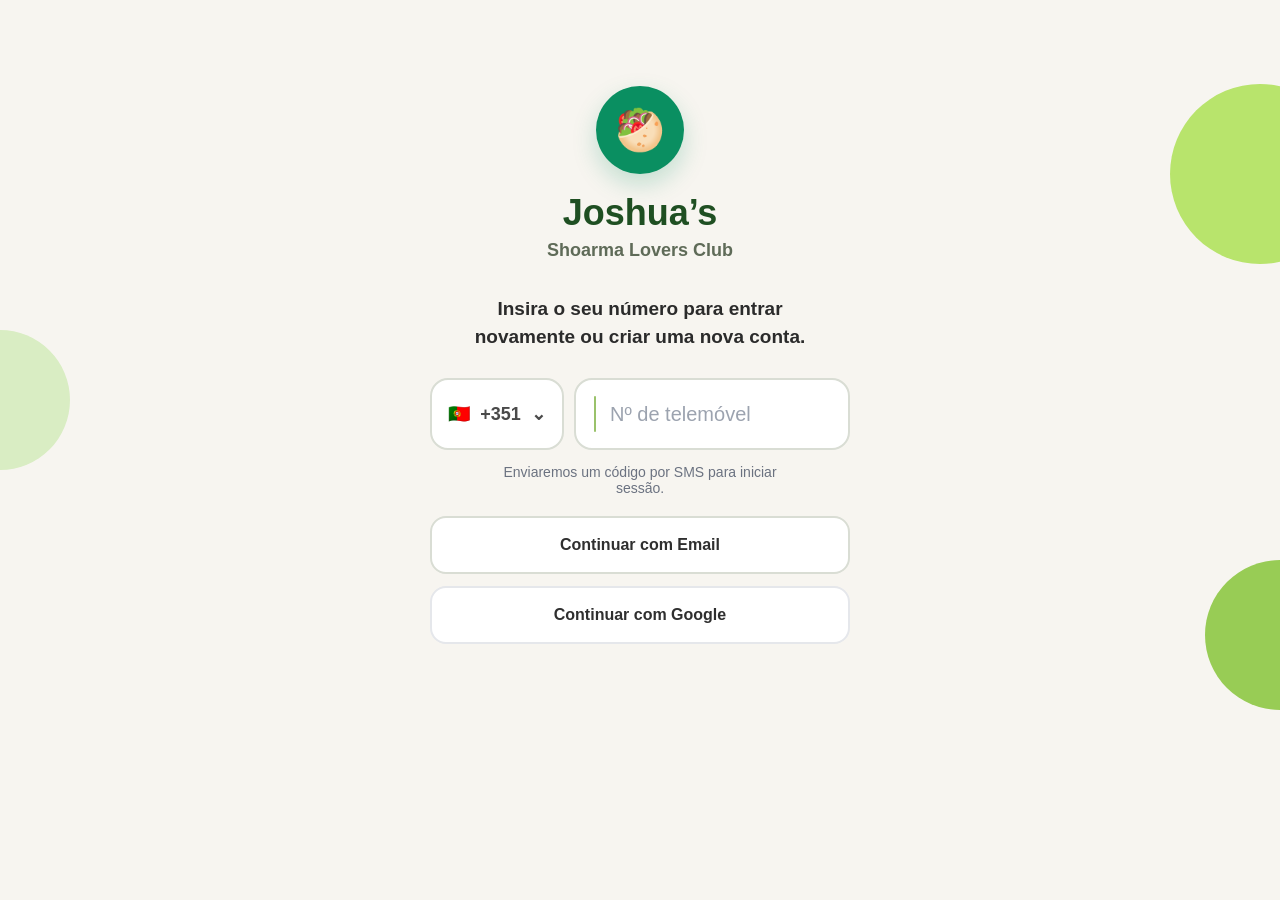
<file: login.html>
<!DOCTYPE html>
<html lang="pt">
<head>
  <meta charset="UTF-8" />
  <meta name="viewport" content="width=device-width, initial-scale=1.0" />
  <title>Login | Joshua's Shoarma</title>
  <link rel="stylesheet" href="style.css" />
</head>

<body>

  <main class="login-screen">

    <!-- DECORATIVE SHAPES -->
    <div class="login-shape login-shape-top-right"></div>
    <div class="login-shape login-shape-left"></div>
    <div class="login-shape login-shape-bottom-right"></div>

    <!-- STATUS BAR SPACE -->
    <div class="login-top-space"></div>

    <!-- BRAND -->
    <section class="login-brand">
      <div class="login-logo-circle">🥙</div>
      <h1>Joshua’s</h1>
      <p>Shoarma Lovers Club</p>
    </section>

    <!-- LOGIN TEXT -->
    <section class="login-copy">
      <h2>Insira o seu número para entrar novamente ou criar uma nova conta.</h2>
    </section>

    <!-- PHONE INPUT -->
    <section class="login-phone-section">
      <button class="country-code-button" id="countryCodeButton" type="button">
        <span>🇵🇹</span>
        <span>+351</span>
        <span>⌄</span>
      </button>

      <button class="phone-input-button" id="openKeypad" type="button">
        <span id="phonePlaceholder">Nº de telemóvel</span>
      </button>
    </section>

   <!-- INFO -->
<p class="login-help-text">
  Enviaremos um código por SMS para iniciar sessão.
</p>

<div class="login-alt-access">
  <button class="alt-access-button" type="button">Continuar com Email</button>
  <button class="alt-access-button alt-google-button" type="button">Continuar com Google</button>
</div>

<!-- SUCCESS / FEEDBACK -->
<div class="login-feedback" id="loginFeedback">
  Código enviado por SMS para <strong id="sentNumber">+351</strong>
</div>

  </main>

  <!-- KEYPAD OVERLAY -->
  <div class="keypad-overlay" id="keypadOverlay">
    <div class="keypad-sheet">
      <div class="keypad-handle"></div>

      <div class="keypad-sheet-header">
        <p id="typedNumberDisplay">+351</p>
      </div>

      <div class="keypad-grid">
        <button class="keypad-key" data-number="1">1</button>
        <button class="keypad-key" data-number="2">2</button>
        <button class="keypad-key" data-number="3">3</button>

        <button class="keypad-key" data-number="4">4</button>
        <button class="keypad-key" data-number="5">5</button>
        <button class="keypad-key" data-number="6">6</button>

        <button class="keypad-key" data-number="7">7</button>
        <button class="keypad-key" data-number="8">8</button>
        <button class="keypad-key" data-number="9">9</button>

        <button class="keypad-key keypad-action" id="deleteDigit">⌫</button>
        <button class="keypad-key" data-number="0">0</button>
        <button class="keypad-key keypad-submit" id="submitPhone">→</button>
      </div>

      <button class="change-phone-link" type="button">
        Mudei de nº telemóvel
      </button>
    </div>
  </div>

  <script>
    const openKeypad = document.getElementById("openKeypad");
    const keypadOverlay = document.getElementById("keypadOverlay");
    const keypadKeys = document.querySelectorAll(".keypad-key[data-number]");
    const deleteDigit = document.getElementById("deleteDigit");
    const submitPhone = document.getElementById("submitPhone");
    const phonePlaceholder = document.getElementById("phonePlaceholder");
    const typedNumberDisplay = document.getElementById("typedNumberDisplay");
    const loginFeedback = document.getElementById("loginFeedback");
    const sentNumber = document.getElementById("sentNumber");

    let phoneDigits = "";

    function formatPhoneNumber(digits) {
      if (!digits) return "";
      if (digits.length <= 3) return digits;
      if (digits.length <= 6) return digits.slice(0, 3) + " " + digits.slice(3);
      return digits.slice(0, 3) + " " + digits.slice(3, 6) + " " + digits.slice(6, 9);
    }

    function updatePhoneUI() {
      if (phoneDigits.length === 0) {
        phonePlaceholder.textContent = "Nº de telemóvel";
        phonePlaceholder.classList.remove("filled");
        typedNumberDisplay.textContent = "+351";
      } else {
        const formatted = formatPhoneNumber(phoneDigits);
        phonePlaceholder.textContent = formatted;
        phonePlaceholder.classList.add("filled");
        typedNumberDisplay.textContent = "+351 " + formatted;
      }

      if (phoneDigits.length >= 9) {
        submitPhone.classList.add("active");
      } else {
        submitPhone.classList.remove("active");
      }
    }

    openKeypad.addEventListener("click", () => {
      keypadOverlay.classList.add("active");
      document.body.style.overflow = "hidden";
    });

    keypadOverlay.addEventListener("click", (event) => {
      if (event.target === keypadOverlay) {
        keypadOverlay.classList.remove("active");
        document.body.style.overflow = "auto";
      }
    });

    keypadKeys.forEach((key) => {
      key.addEventListener("click", () => {
        if (phoneDigits.length < 9) {
          phoneDigits += key.dataset.number;
          updatePhoneUI();
        }
      });
    });

    deleteDigit.addEventListener("click", () => {
      phoneDigits = phoneDigits.slice(0, -1);
      updatePhoneUI();
    });

    submitPhone.addEventListener("click", () => {
  if (phoneDigits.length < 9) return;

  const fullNumber = "+351 " + formatPhoneNumber(phoneDigits);
  sentNumber.textContent = fullNumber;
  loginFeedback.classList.add("show");

  keypadOverlay.classList.remove("active");
  document.body.style.overflow = "auto";

  setTimeout(() => {
    window.location.href = "otp.html?phone=" + encodeURIComponent(fullNumber);
  }, 1200);
});

    updatePhoneUI();
  </script>

</body>
</html>
</file>
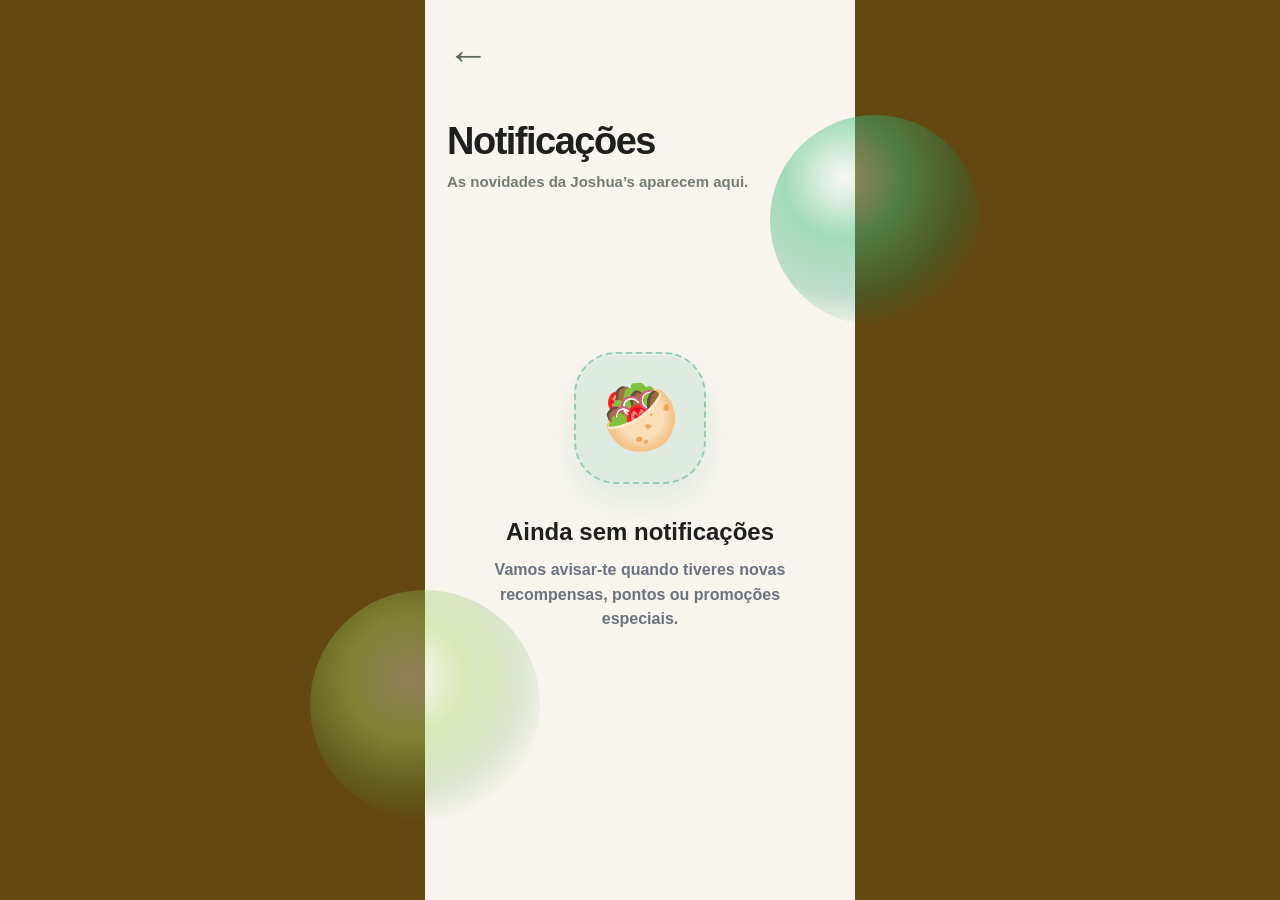
<file: notifications.html>
<!DOCTYPE html>
<html lang="pt">
<head>
  <meta charset="UTF-8" />
  <meta name="viewport" content="width=device-width, initial-scale=1.0" />

  <title>Notifications - Joshua's Shoarma</title>

  <link rel="stylesheet" href="style.css" />
</head>

<body>
  <main class="notifications-screen">

    <a href="index.html" class="notifications-back" aria-label="Voltar">
      ←
    </a>

    <section class="notifications-header">
      <h1>Notificações</h1>
      <p>As novidades da Joshua’s aparecem aqui.</p>
    </section>

    <!-- EMPTY STATE -->
    <section class="notifications-empty-state">
      <div class="pita-drawing">
        🥙
      </div>

      <h2>Ainda sem notificações</h2>
      <p>
        Vamos avisar-te quando tiveres novas recompensas, pontos ou promoções especiais.
      </p>
    </section>

  </main>
</body>
</html>
</file>
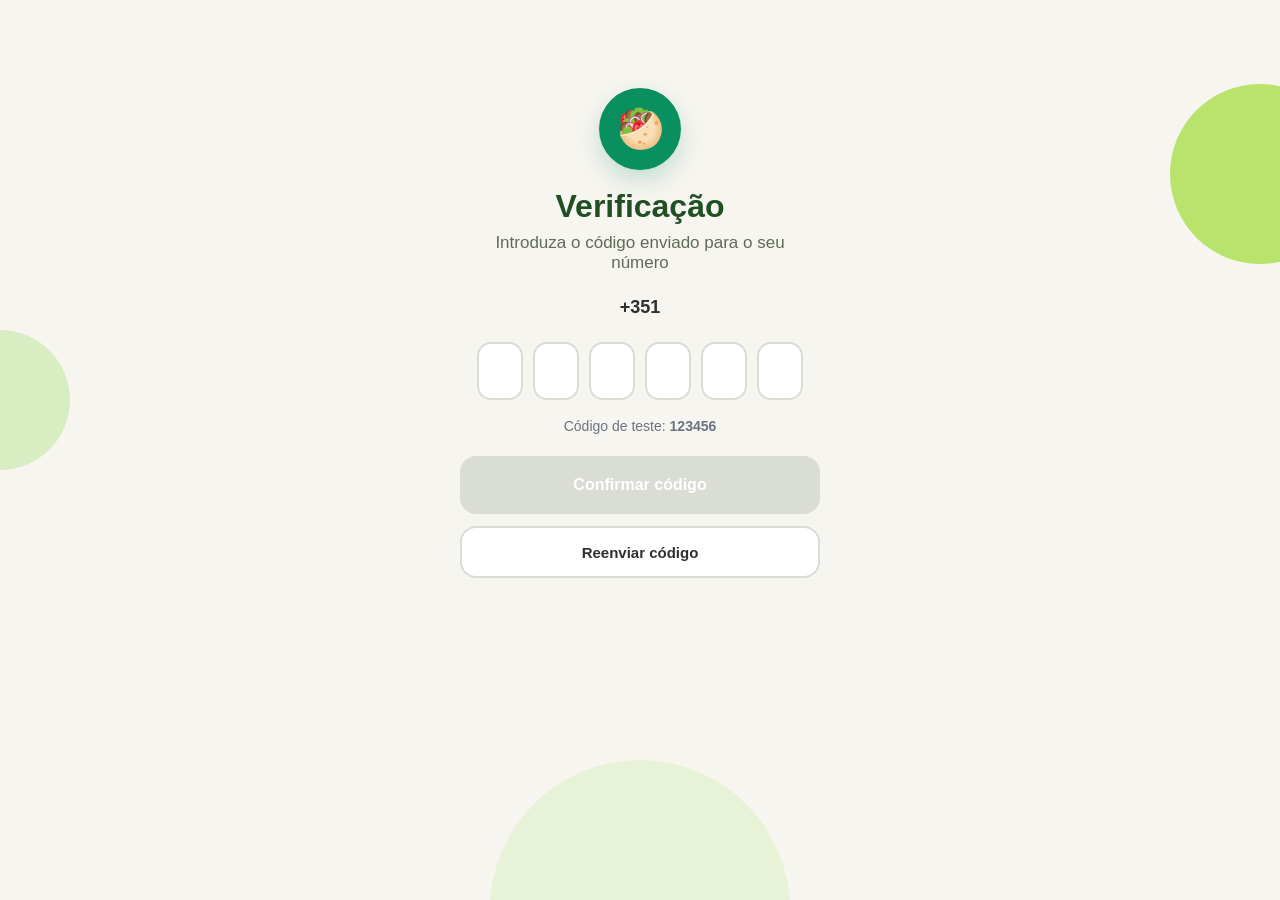
<file: otp.html>
<!DOCTYPE html>
<html lang="pt">
<head>
  <meta charset="UTF-8" />
  <meta name="viewport" content="width=device-width, initial-scale=1.0" />
  <title>Verificação | Joshua's Shoarma</title>
  <link rel="stylesheet" href="style.css" />
</head>
<body>

  <main class="otp-screen">

    <div class="otp-ball otp-ball-top-right"></div>
    <div class="otp-ball otp-ball-left"></div>
    <div class="otp-ball otp-ball-bottom"></div>

    <div class="otp-top-space"></div>

    <section class="otp-header">
      <div class="otp-logo-circle">🥙</div>
      <h1>Verificação</h1>
      <p>Introduza o código enviado para o seu número</p>
    </section>

    <section class="otp-phone-info">
      <span id="otpPhoneDisplay">+351</span>
    </section>

    <section class="otp-code-boxes">
      <input type="text" maxlength="1" class="otp-digit" />
      <input type="text" maxlength="1" class="otp-digit" />
      <input type="text" maxlength="1" class="otp-digit" />
      <input type="text" maxlength="1" class="otp-digit" />
      <input type="text" maxlength="1" class="otp-digit" />
      <input type="text" maxlength="1" class="otp-digit" />
    </section>

    <p class="otp-helper">
      Código de teste: <strong>123456</strong>
    </p>

    <button class="otp-confirm-button" id="otpConfirmButton" type="button">
      Confirmar código
    </button>

    <button class="otp-resend-button" type="button">
      Reenviar código
    </button>

    <div class="otp-feedback" id="otpFeedback"></div>

  </main>

  <script>
    const params = new URLSearchParams(window.location.search);
    const phone = params.get("phone") || "+351";
    document.getElementById("otpPhoneDisplay").textContent = phone;

    const otpInputs = document.querySelectorAll(".otp-digit");
    const otpConfirmButton = document.getElementById("otpConfirmButton");
    const otpFeedback = document.getElementById("otpFeedback");

    otpInputs.forEach((input, index) => {
      input.addEventListener("input", (e) => {
        e.target.value = e.target.value.replace(/[^0-9]/g, "");

        if (e.target.value && index < otpInputs.length - 1) {
          otpInputs[index + 1].focus();
        }

        updateOtpButton();
      });

      input.addEventListener("keydown", (e) => {
        if (e.key === "Backspace" && !input.value && index > 0) {
          otpInputs[index - 1].focus();
        }
      });
    });

    function updateOtpButton() {
      const fullCode = Array.from(otpInputs).map(input => input.value).join("");
      if (fullCode.length === 6) {
        otpConfirmButton.classList.add("active");
      } else {
        otpConfirmButton.classList.remove("active");
      }
    }

    otpConfirmButton.addEventListener("click", () => {
      const fullCode = Array.from(otpInputs).map(input => input.value).join("");

      if (fullCode.length < 6) return;

      if (fullCode === "123456") {
        otpFeedback.textContent = "Código correto. A entrar...";
        otpFeedback.classList.add("show", "success");

        setTimeout(() => {
          window.location.href = "index.html";
        }, 1200);
      } else {
        otpFeedback.textContent = "Código inválido. Tente novamente.";
        otpFeedback.classList.add("show", "error");
      }
    });
  </script>

</body>
</html>
</file>
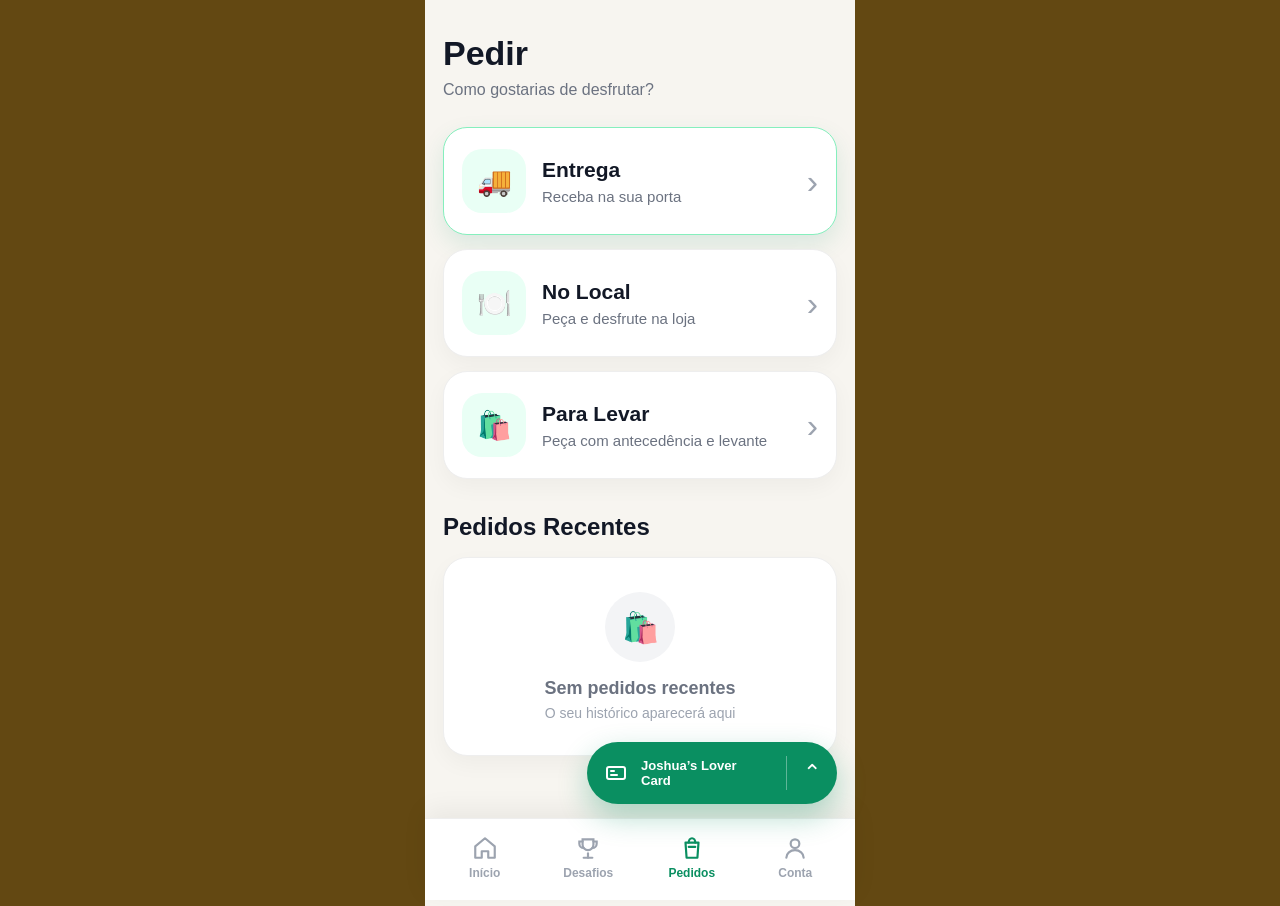
<file: pedidos.html>
<!DOCTYPE html>
<html lang="pt">
<head>
  <meta charset="UTF-8" />
  <meta name="viewport" content="width=device-width, initial-scale=1.0" />

  <title>Pedidos | Joshua's Shoarma</title>

  <link rel="stylesheet" href="style.css" />
</head>

<body>

  <main class="app-screen order-screen">

    <!-- ORDER HEADER -->
    <section class="order-header">
      <h1>Pedir</h1>
      <p>Como gostarias de desfrutar?</p>
    </section>

   <!-- ORDER OPTIONS -->
<section class="order-options">

  <button class="order-option-card selected" id="openDeliverySheet">
    <div class="order-option-icon">
      🚚
    </div>

    <div class="order-option-text">
      <h3>Entrega</h3>
      <p>Receba na sua porta</p>
    </div>

    <span class="order-arrow">›</span>
  </button>

  <button class="order-option-card">
    <div class="order-option-icon">
      🍽️
    </div>

    <div class="order-option-text">
      <h3>No Local</h3>
      <p>Peça e desfrute na loja</p>
    </div>

    <span class="order-arrow">›</span>
  </button>

  <button class="order-option-card">
    <div class="order-option-icon">
      🛍️
    </div>

    <div class="order-option-text">
      <h3>Para Levar</h3>
      <p>Peça com antecedência e levante</p>
    </div>

    <span class="order-arrow">›</span>
  </button>

</section>

    <!-- RECENT ORDERS -->
    <section class="recent-orders-section">
      <h2>Pedidos Recentes</h2>

      <div class="empty-orders-card">
        <div class="empty-orders-icon">
          🛍️
        </div>

        <h3>Sem pedidos recentes</h3>
        <p>O seu histórico aparecerá aqui</p>
      </div>
    </section>

  </main>

  <!-- DELIVERY PARTNERS SHEET -->
  <div class="delivery-sheet-overlay" id="deliverySheetOverlay">
    <div class="delivery-sheet">
      <div class="sheet-handle"></div>

      <h2>Parceiros de Entrega</h2>
      <p>Escolha a sua plataforma preferida</p>

      <div class="delivery-partners-list">

        <a href="#" class="delivery-partner-card">
          <span>Uber Eats</span>
          <span>↗</span>
        </a>

        <a href="#" class="delivery-partner-card">
          <span>Glovo</span>
          <span>↗</span>
        </a>

        <a href="#" class="delivery-partner-card">
          <span>Bolt Food</span>
          <span>↗</span>
        </a>

      </div>

      <button class="close-delivery-sheet" id="closeDeliverySheet">
        Cancelar
      </button>
    </div>
  </div>

  <!-- FLOATING LOVER CARD -->
  <button class="floating-lover-card expanded" id="loverCardWidget" aria-label="Abrir Joshua's Lover Card">
    <span class="widget-card-icon">
      <svg width="24" height="24" viewBox="0 0 24 24" fill="none">
        <rect x="3" y="6" width="18" height="12" rx="2" stroke="currentColor" stroke-width="2"/>
        <path d="M7 10H10" stroke="currentColor" stroke-width="2" stroke-linecap="round"/>
        <path d="M7 14H13" stroke="currentColor" stroke-width="2" stroke-linecap="round"/>
      </svg>
    </span>

    <span class="widget-qr-icon">
      <svg width="26" height="26" viewBox="0 0 26 26" fill="none">
        <rect x="2" y="2" width="7" height="7" rx="1.5" stroke="currentColor" stroke-width="2"/>
        <rect x="17" y="2" width="7" height="7" rx="1.5" stroke="currentColor" stroke-width="2"/>
        <rect x="2" y="17" width="7" height="7" rx="1.5" stroke="currentColor" stroke-width="2"/>
        <rect x="11" y="11" width="2.5" height="2.5" fill="currentColor"/>
        <rect x="15" y="11" width="2.5" height="2.5" fill="currentColor"/>
        <rect x="11" y="15" width="2.5" height="2.5" fill="currentColor"/>
        <rect x="18" y="15" width="2.5" height="2.5" fill="currentColor"/>
        <rect x="15" y="18" width="2.5" height="2.5" fill="currentColor"/>
      </svg>
    </span>

    <span class="lover-card-label">Joshua’s Lover Card</span>
    <span class="lover-card-divider"></span>
    <span class="lover-card-arrow">⌃</span>
  </button>

  <!-- LOVER CARD MODAL -->
  <div class="lover-card-modal" id="loverCardModal">
    <div class="lover-card-modal-screen">
      <button class="lover-card-back" id="closeLoverCard">← Voltar</button>

      <div class="lover-card-modal-header">
        <div class="lover-card-modal-emoji">🥙</div>
        <h2>Joshua’s Lover Card</h2>
        <p>Mostre isto ao caixa para ganhar pontos</p>
      </div>

      <div class="lover-card-pass">
        <h3>Mark</h3>
        <p class="lover-card-tier">Joshua’s Lover</p>

        <div class="lover-card-qr-frame">
          <div class="lover-card-qr-box">
            <svg width="210" height="210" viewBox="0 0 210 210" fill="none">
              <rect width="210" height="210" rx="18" fill="#F4F4F4"/>

              <rect x="20" y="20" width="50" height="50" fill="#0a8f61"/>
              <rect x="30" y="30" width="30" height="30" fill="white"/>
              <rect x="38" y="38" width="14" height="14" fill="#0a8f61"/>

              <rect x="140" y="20" width="50" height="50" fill="#0a8f61"/>
              <rect x="150" y="30" width="30" height="30" fill="white"/>
              <rect x="158" y="38" width="14" height="14" fill="#0a8f61"/>

              <rect x="20" y="140" width="50" height="50" fill="#0a8f61"/>
              <rect x="30" y="150" width="30" height="30" fill="white"/>
              <rect x="38" y="158" width="14" height="14" fill="#0a8f61"/>

              <rect x="90" y="25" width="12" height="12" fill="#0a8f61"/>
              <rect x="105" y="25" width="12" height="12" fill="#0a8f61"/>
              <rect x="117" y="37" width="12" height="12" fill="#0a8f61"/>
              <rect x="90" y="50" width="12" height="12" fill="#0a8f61"/>
              <rect x="105" y="62" width="12" height="12" fill="#0a8f61"/>
              <rect x="117" y="62" width="12" height="12" fill="#0a8f61"/>

              <rect x="85" y="85" width="12" height="12" fill="#0a8f61"/>
              <rect x="100" y="85" width="12" height="12" fill="#0a8f61"/>
              <rect x="115" y="85" width="12" height="12" fill="#0a8f61"/>
              <rect x="130" y="85" width="12" height="12" fill="#0a8f61"/>

              <rect x="85" y="100" width="12" height="12" fill="#0a8f61"/>
              <rect x="115" y="100" width="12" height="12" fill="#0a8f61"/>
              <rect x="145" y="100" width="12" height="12" fill="#0a8f61"/>

              <rect x="85" y="115" width="12" height="12" fill="#0a8f61"/>
              <rect x="100" y="115" width="12" height="12" fill="#0a8f61"/>
              <rect x="130" y="115" width="12" height="12" fill="#0a8f61"/>
              <rect x="145" y="115" width="12" height="12" fill="#0a8f61"/>

              <rect x="85" y="130" width="12" height="12" fill="#0a8f61"/>
              <rect x="115" y="130" width="12" height="12" fill="#0a8f61"/>
              <rect x="130" y="130" width="12" height="12" fill="#0a8f61"/>

              <rect x="100" y="145" width="12" height="12" fill="#0a8f61"/>
              <rect x="115" y="145" width="12" height="12" fill="#0a8f61"/>
              <rect x="145" y="145" width="12" height="12" fill="#0a8f61"/>

              <rect x="85" y="160" width="12" height="12" fill="#0a8f61"/>
              <rect x="115" y="160" width="12" height="12" fill="#0a8f61"/>
              <rect x="130" y="160" width="12" height="12" fill="#0a8f61"/>
              <rect x="145" y="160" width="12" height="12" fill="#0a8f61"/>
            </svg>
          </div>
        </div>

        <div class="lover-card-balance">
          <div class="lover-card-balance-row">
            <span>🥙</span>
            <strong>350 pts</strong>
          </div>
          <p>Saldo atual</p>
        </div>
      </div>

      <div class="lover-card-help">
        <h4>Como funciona</h4>
        <p>Apresente este código QR no checkout. O caixa irá digitalizar para adicionar pontos à sua conta Joshua’s Lover.</p>
      </div>
    </div>
  </div>

  <!-- BOTTOM NAVBAR -->
  <nav class="bottom-navbar">
    <a href="index.html" class="nav-item">
      <svg width="26" height="26" viewBox="0 0 24 24" fill="none">
        <path d="M3 10.5L12 3L21 10.5V21H15V15H9V21H3V10.5Z" stroke="currentColor" stroke-width="2" stroke-linejoin="round"/>
      </svg>
      <span>Início</span>
    </a>

    <a href="desafios.html" class="nav-item">
      <svg width="26" height="26" viewBox="0 0 24 24" fill="none">
        <path d="M8 21H16" stroke="currentColor" stroke-width="2" stroke-linecap="round"/>
        <path d="M12 17V21" stroke="currentColor" stroke-width="2" stroke-linecap="round"/>
        <path d="M7 4H17V9C17 11.7614 14.7614 14 12 14C9.23858 14 7 11.7614 7 9V4Z" stroke="currentColor" stroke-width="2"/>
        <path d="M7 6H4V8C4 10.2091 5.79086 12 8 12" stroke="currentColor" stroke-width="2" stroke-linecap="round"/>
        <path d="M17 6H20V8C20 10.2091 18.2091 12 16 12" stroke="currentColor" stroke-width="2" stroke-linecap="round"/>
      </svg>
      <span>Desafios</span>
    </a>

    <a href="pedidos.html" class="nav-item active">
      <svg width="26" height="26" viewBox="0 0 24 24" fill="none">
        <path d="M6 7H18L17 21H7L6 7Z" stroke="currentColor" stroke-width="2" stroke-linejoin="round"/>
        <path d="M9 7C9 4.79086 10.3431 3 12 3C13.6569 3 15 4.79086 15 7" stroke="currentColor" stroke-width="2" stroke-linecap="round"/>
        <path d="M9 11H15" stroke="currentColor" stroke-width="2" stroke-linecap="round"/>
      </svg>
      <span>Pedidos</span>
    </a>

    <a href="conta.html" class="nav-item">
      <svg width="26" height="26" viewBox="0 0 24 24" fill="none">
        <circle cx="12" cy="8" r="4" stroke="currentColor" stroke-width="2"/>
        <path d="M4 21C4 17.134 7.58172 14 12 14C16.4183 14 20 17.134 20 21" stroke="currentColor" stroke-width="2" stroke-linecap="round"/>
      </svg>
      <span>Conta</span>
    </a>
  </nav>

  <script>
    const loverCardWidget = document.getElementById("loverCardWidget");
    const loverCardModal = document.getElementById("loverCardModal");
    const closeLoverCard = document.getElementById("closeLoverCard");

    let loverCardCollapsed = sessionStorage.getItem("loverCardCollapsed") === "true";

    if (loverCardCollapsed) {
      loverCardWidget.classList.remove("expanded");
      loverCardWidget.classList.add("collapsed");
    }

    function collapseLoverCardOnFirstScroll() {
      if (loverCardCollapsed) return;

      loverCardWidget.classList.remove("expanded");
      loverCardWidget.classList.add("collapsed");

      loverCardCollapsed = true;
      sessionStorage.setItem("loverCardCollapsed", "true");
    }

    window.addEventListener(
      "scroll",
      () => {
        if (window.scrollY > 20) {
          collapseLoverCardOnFirstScroll();
        }
      },
      { passive: true }
    );

    loverCardWidget.addEventListener("click", () => {
      loverCardModal.classList.add("active");
      document.body.style.overflow = "hidden";
    });

    closeLoverCard.addEventListener("click", () => {
      loverCardModal.classList.remove("active");
      document.body.style.overflow = "auto";
    });

    const openDeliverySheet = document.getElementById("openDeliverySheet");
    const deliverySheetOverlay = document.getElementById("deliverySheetOverlay");
    const closeDeliverySheet = document.getElementById("closeDeliverySheet");

    openDeliverySheet.addEventListener("click", () => {
      deliverySheetOverlay.classList.add("active");
      document.body.style.overflow = "hidden";
    });

    closeDeliverySheet.addEventListener("click", () => {
      deliverySheetOverlay.classList.remove("active");
      document.body.style.overflow = "auto";
    });

    deliverySheetOverlay.addEventListener("click", (event) => {
      if (event.target === deliverySheetOverlay) {
        deliverySheetOverlay.classList.remove("active");
        document.body.style.overflow = "auto";
      }
    });
  </script>

</body>
</html>
</file>
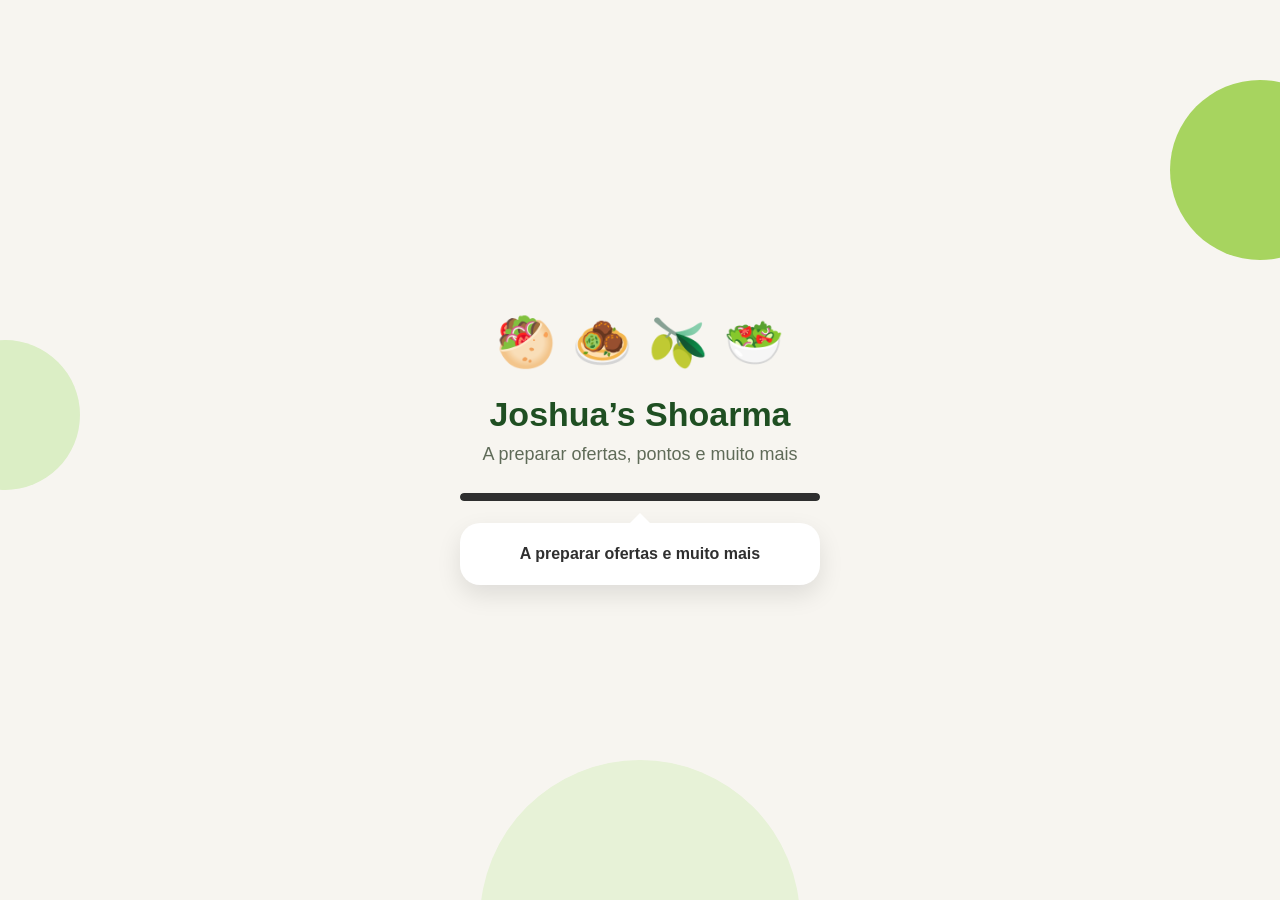
<file: splash.html>
<!DOCTYPE html>
<html lang="pt">
<head>
  <meta charset="UTF-8" />
  <meta name="viewport" content="width=device-width, initial-scale=1.0" />
  <title>Joshua's Shoarma</title>
  <link rel="stylesheet" href="style.css" />
</head>
<body>

  <main class="splash-screen">

    <div class="splash-ball splash-ball-top-right"></div>
    <div class="splash-ball splash-ball-left"></div>
    <div class="splash-ball splash-ball-bottom"></div>

    <div class="splash-content">
      <div class="splash-food-row">
        <div class="splash-food">🥙</div>
        <div class="splash-food">🧆</div>
        <div class="splash-food">🫒</div>
        <div class="splash-food">🥗</div>
      </div>

      <h1>Joshua’s Shoarma</h1>
      <p>A preparar ofertas, pontos e muito mais</p>

      <div class="splash-progress">
        <div class="splash-progress-fill"></div>
      </div>

      <div class="splash-message-card">
        <span>A preparar ofertas e muito mais</span>
      </div>
    </div>

  </main>

  <script>
    setTimeout(() => {
      window.location.href = "login.html";
    }, 2500);
  </script>

</body>
</html>
</file>
<file: style.css>
* {
  margin: 0;
  padding: 0;
  box-sizing: border-box;
}

body {
  font-family: Arial, Helvetica, sans-serif;
  background: #634812;
  color: #222;
}

/* APP CONTAINER */
.app-screen {
  min-height: 100vh;
  max-width: 430px;
  margin: 0 auto;
  padding: 24px 18px 120px;
  background: #f8f5ef;
  position: relative;
  overflow: hidden;
}

/* MOVING BACKGROUND BLOBS */
.bg-blob {
  position: fixed;
  border-radius: 50%;
  pointer-events: none;
  z-index: 0;
  opacity: 0.90;
  will-change: transform;
}
/* big green glow behind header/card */
.bg-blob-one {
  width: 180px;
  height: 180px;
  top: 140px;
  left: calc(50% + 135px);
  background:
    radial-gradient(circle at 35% 30%,
      rgba(255, 255, 255, 0.34) 0%,
      rgba(59, 188, 121, 0.52) 30%,
      rgba(15, 143, 95, 0.30) 58%,
      rgba(15, 143, 95, 0) 76%
    );
  animation: fixedBlobOne 8s ease-in-out infinite;
}

.bg-blob-two {
  width: 190px;
  height: 190px;
  top: 510px;
  left: calc(50% - 355px);
  background:
    radial-gradient(circle at 42% 38%,
      rgba(255, 255, 255, 0.30) 0%,
      rgba(170, 214, 102, 0.42) 30%,
      rgba(101, 166, 69, 0.24) 58%,
      rgba(101, 166, 69, 0) 76%
    );
  animation: fixedBlobTwo 10s ease-in-out infinite;
}

.bg-blob-three {
  width: 170px;
  height: 170px;
  top: 980px;
  left: calc(50% + 135px);
  background:
    radial-gradient(circle at 40% 35%,
      rgba(255, 255, 255, 0.24) 0%,
      rgba(12, 158, 101, 0.46) 32%,
      rgba(10, 122, 78, 0.26) 60%,
      rgba(10, 122, 78, 0) 78%
    );
  animation: fixedBlobThree 9s ease-in-out infinite;
}

.bg-blob-four {
  width: 200px;
  height: 200px;
  top: 1120px;
  left: calc(50% - 375px);
  background:
    radial-gradient(circle at 45% 45%,
      rgba(255, 255, 255, 0.26) 0%,
      rgba(153, 215, 98, 0.40) 34%,
      rgba(120, 176, 78, 0.20) 62%,
      rgba(120, 176, 78, 0) 78%
    );
  animation: fixedBlobFour 11s ease-in-out infinite;
}

@keyframes fixedBlobOne {
  0%, 100% {
    transform: translate3d(0, 0, 0) scale(1);
  }
  50% {
    transform: translate3d(-14px, 18px, 0) scale(1.05);
  }
}

@keyframes fixedBlobTwo {
  0%, 100% {
    transform: translate3d(0, 0, 0) scale(1);
  }
  50% {
    transform: translate3d(18px, -16px, 0) scale(1.04);
  }
}

@keyframes fixedBlobThree {
  0%, 100% {
    transform: translate3d(0, 0, 0) scale(1);
  }
  50% {
    transform: translate3d(-16px, -18px, 0) scale(1.06);
  }
}

@keyframes fixedBlobFour {
  0%, 100% {
    transform: translate3d(0, 0, 0) scale(1);
  }
  50% {
    transform: translate3d(14px, 16px, 0) scale(1.03);
  }
}

.home-header,
.points-card,
.promotions-section,
.nearest-store-section,
.quick-actions-section {
  position: relative;
  z-index: 1;
}

/* TOP HEADER */
.home-header {
  display: flex;
  justify-content: space-between;
  align-items: center;
  padding-top: 16px;
  margin-bottom: 26px;
}

.small-greeting {
  font-size: 13px;
  color: #7c776f;
  margin-bottom: 6px;
  font-weight: 700;
}

.home-header h1 {
  font-size: 34px;
  font-weight: 500;
  color: #1f1f1f;
  letter-spacing: -1px;
}

.home-header h1 span {
  font-weight: 800;
}

/* HEADER ICONS */
.header-icons {
  display: flex;
  align-items: center;
  gap: 12px;
}

.icon-button {
  width: 44px;
  height: 44px;
  border: none;
  border-radius: 50%;
  background: #ffffff;
  color: #242424;
  display: flex;
  align-items: center;
  justify-content: center;
  position: relative;
  box-shadow: 0 8px 20px rgba(0, 0, 0, 0.06);
  cursor: pointer;
  text-decoration: none;
  flex-shrink: 0;
}

.points-preview-button {
  height: 46px;
  border: 1px solid rgba(130, 91, 42, 0.12);
  border-radius: 999px;
  background: linear-gradient(135deg, #fff4df, #f6dfb8);
  color: #1f1f1f;
  display: flex;
  align-items: center;
  gap: 7px;
  padding: 0 14px 0 12px;
  box-shadow: 0 10px 24px rgba(130, 91, 42, 0.12);
  cursor: pointer;
}

.pita-icon {
  font-size: 21px;
}

.top-points-number {
  font-size: 15px;
  font-weight: 800;
}

.notification-badge {
  position: absolute;
  top: -4px;
  right: -3px;
  background: #222;
  color: #fff;
  font-size: 11px;
  font-weight: 700;
  width: 19px;
  height: 19px;
  border-radius: 50%;
  display: flex;
  align-items: center;
  justify-content: center;
}

/* POINTS CARD */
.points-card {
  position: relative;
  overflow: hidden;
  border-radius: 32px;
  padding: 24px;
  color: #2f1d0f;

  aspect-ratio: 3 / 2;

  background-color: #d6b07a;
  background-image:
    linear-gradient(180deg, rgba(255, 255, 255, 0.10), rgba(255, 255, 255, 0.02)),
    url("wood-light.jpg");
  background-size: 100% 100%, 100% 100%;
  background-position: center;
  background-repeat: no-repeat;

  border: 1px solid rgba(120, 78, 33, 0.18);
  box-shadow:
    0 14px 26px rgba(88, 57, 22, 0.10),
    0 28px 55px rgba(88, 57, 22, 0.16),
    inset 0 1px 0 rgba(255, 255, 255, 0.20);
}

.points-card::before {
  content: "";
  position: absolute;
  inset: 0;
  background:
    linear-gradient(135deg, rgba(255, 255, 255, 0.12), rgba(255, 255, 255, 0) 36%),
    linear-gradient(180deg, rgba(76, 45, 17, 0.05), rgba(0, 0, 0, 0) 42%, rgba(76, 45, 17, 0.08) 100%);
  pointer-events: none;
}

.points-card::after {
  content: "";
  position: absolute;
  left: 24px;
  right: 24px;
  bottom: -18px;
  height: 34px;
  background: rgba(88, 57, 22, 0.18);
  filter: blur(22px);
  border-radius: 999px;
  z-index: 0;
  pointer-events: none;
}

.points-card > * {
  position: relative;
  z-index: 1;
}


.points-card-top {
  display: block;
  margin-bottom: 10px;
}
.card-label {
  font-size: 13px;
  text-transform: uppercase;
  letter-spacing: 2px;
  color: #6d4a2d;
  font-weight: 900;
  margin-bottom: 10px;
  text-shadow:
    0 1px 0 rgba(255, 255, 255, 0.24),
    0 -1px 0 rgba(89, 54, 23, 0.14);
}

.points-card h2 {
  font-size: 46px;
  line-height: 1;
  font-weight: 900;
  letter-spacing: -1.5px;
  color: #4a2a12;
  text-shadow:
    0 1px 0 rgba(255, 255, 255, 0.18),
    0 -1px 0 rgba(94, 57, 24, 0.16),
    0 2px 4px rgba(74, 42, 18, 0.05);
}

.points-card h2 span {
  font-size: 22px;
  font-weight: 800;
  color: #6b472b;
  text-shadow:
    0 1px 0 rgba(255, 255, 255, 0.16),
    0 -1px 0 rgba(94, 57, 24, 0.12);
}

.reward-icon {
  width: 68px;
  height: 68px;
  border-radius: 24px;
  background: rgba(255, 250, 241, 0.34);
  border: 1px solid rgba(255, 255, 255, 0.42);
  display: flex;
  align-items: center;
  justify-content: center;
  font-size: 34px;
  box-shadow:
    inset 0 1px 0 rgba(255, 255, 255, 0.45),
    0 6px 16px rgba(88, 57, 22, 0.10);
  backdrop-filter: blur(2px);
}

/* POINTS TEXT */
/* POINTS PROGRESS MODULE */
.points-progress-module {
  margin-top: 18px;
  padding-bottom: 22px;
  transform: translateY(-10px);
}

.points-progress-header {
  margin-bottom: 14px;
}

.points-progress-header p {
  font-size: 14px;
  line-height: 1.15;
  color: #4a2a12;
  font-weight: 900;
  text-shadow:
    0 1px 0 rgba(255, 255, 255, 0.14),
    0 -1px 0 rgba(94, 57, 24, 0.10);
}

.progress-bar {
  width: 100%;
  height: 12px;
  background: rgba(255, 255, 255, 0.50);
  border-radius: 999px;
  overflow: visible;
  position: relative;
  margin-bottom: 12px;
  box-shadow:
    inset 0 1px 2px rgba(92, 57, 24, 0.18),
    inset 0 -1px 0 rgba(255, 255, 255, 0.20);
}

.progress-fill {
  width: 70%;
  height: 100%;
  background: linear-gradient(90deg, #075f43, #0f8f5f);
  border-radius: 999px;
  position: relative;
  box-shadow:
    0 1px 0 rgba(255, 255, 255, 0.14),
    inset 0 -1px 1px rgba(0, 0, 0, 0.16);
}

.progress-marker {
  position: absolute;
  right: -18px;
  top: 50%;
  transform: translateY(-50%);
  display: flex;
  align-items: center;
  justify-content: center;
}

.progress-pita {
  font-size: 38px;
  line-height: 1;
  filter:
    brightness(1.18)
    saturate(1.18)
    drop-shadow(0 5px 9px rgba(62, 38, 14, 0.26));
}

.progress-percent {
  position: absolute;
  bottom: 38px;
  left: 50%;
  transform: translateX(-50%) translateY(8px) scale(0.86);
  background: rgba(61, 42, 28, 0.92);
  color: #fff7e8;
  font-size: 11px;
  font-weight: 900;
  padding: 5px 8px;
  border-radius: 8px;
  line-height: 1;
  white-space: nowrap;
  box-shadow: 0 5px 12px rgba(62, 38, 14, 0.24);
  opacity: 0;
  animation: percentPopupNotification 9s ease-in-out 0.45s infinite;
}

.progress-percent::after {
  content: "";
  position: absolute;
  left: 50%;
  bottom: -5px;
  transform: translateX(-50%);
  border-left: 5px solid transparent;
  border-right: 5px solid transparent;
  border-top: 6px solid rgba(61, 42, 28, 0.92);
}

@keyframes percentPopupNotification {
  0% {
    opacity: 0;
    transform: translateX(-50%) translateY(10px) scale(0.82);
  }

  8% {
    opacity: 1;
    transform: translateX(-50%) translateY(-4px) scale(1.08);
  }

  12% {
    opacity: 1;
    transform: translateX(-50%) translateY(0) scale(1);
  }

  38% {
    opacity: 1;
    transform: translateX(-50%) translateY(0) scale(1);
  }

  48% {
    opacity: 0;
    transform: translateX(-50%) translateY(8px) scale(0.88);
  }

  100% {
    opacity: 0;
    transform: translateX(-50%) translateY(8px) scale(0.88);
  }
}

@keyframes pointsLeftAlternate {
  0% {
    opacity: 0;
    transform: translateY(-50%) translateX(14px);
  }

  48% {
    opacity: 0;
    transform: translateY(-50%) translateX(14px);
  }

  58% {
    opacity: 1;
    transform: translateY(-50%) translateX(0);
  }

  88% {
    opacity: 1;
    transform: translateY(-50%) translateX(0);
  }

  100% {
    opacity: 0;
    transform: translateY(-50%) translateX(14px);
  }
}

.points-left-label {
  position: absolute;
  right: 16px;
  top: 50%;
  transform: translateY(-50%) translateX(14px);
  font-size: 8.5px;
  font-weight: 900;
  color: rgba(74, 42, 18, 0.62);
  white-space: nowrap;
  pointer-events: none;
  background: transparent;
  padding: 0;
  border-radius: 0;
  opacity: 0;
  text-shadow:
    0 1px 0 rgba(255, 255, 255, 0.18),
    0 -1px 0 rgba(94, 57, 24, 0.08);
  animation: pointsLeftAlternate 9s ease-in-out 0.45s infinite;
}

.progress-numbers {
  width: 100%;
  display: flex;
  justify-content: space-between;
  font-size: 11px;
  color: #4d311d;
  font-weight: 800;
  text-shadow:
    0 1px 0 rgba(255, 255, 255, 0.12),
    0 -1px 0 rgba(94, 57, 24, 0.08);
}

/* PROMOTIONS SECTION */
.promotions-section {
  margin-top: 30px;
  padding-bottom: 30px;
}

.section-header {
  display: flex;
  justify-content: space-between;
  align-items: center;
  margin-bottom: 16px;
}

.section-header h2 {
  font-size: 23px;
  color: #191919;
}

.section-header button {
  border: none;
  background: transparent;
  color: #0a8f61;
  font-size: 15px;
  font-weight: 800;
  cursor: pointer;
}

/* HORIZONTAL SCROLL */
.promotions-scroll {
  display: flex;
  gap: 18px;
  overflow-x: auto;
  scroll-snap-type: x mandatory;
  padding: 8px 18px 34px 2px;
  margin-right: -18px;
  padding-right: 18px;
}
.promotions-scroll::-webkit-scrollbar {
  display: none;
}

.promo-card {
  min-width: 260px;
  max-width: 260px;
  background: #ffffff;
  border-radius: 26px;
  overflow: hidden;
  scroll-snap-align: start;
  cursor: pointer;
  position: relative;
  border: 1px solid rgba(42, 31, 18, 0.04);
  box-shadow:
    0 8px 12px rgba(40, 30, 18, 0.05),
    0 18px 34px rgba(40, 30, 18, 0.10);
  transition: transform 0.2s ease, box-shadow 0.2s ease;
}

.promo-card:active {
  transform: scale(0.985);
  box-shadow:
    0 5px 9px rgba(40, 30, 18, 0.05),
    0 12px 24px rgba(40, 30, 18, 0.09);
}

.promo-image {
  height: 120px;
  background:
    radial-gradient(circle at 50% 42%, rgba(255, 255, 255, 0.45), transparent 34%),
    linear-gradient(135deg, #fff4c7, #fff0df);
  display: flex;
  align-items: center;
  justify-content: center;
  position: relative;
}

.promo-image span {
  font-size: 38px;
}

.promo-content {
  padding: 16px;
}

.promo-tags {
  display: flex;
  align-items: center;
  gap: 9px;
  margin-bottom: 14px;
  flex-wrap: wrap;
}

.promo-tag {
  background: #ffffff;
  color: #20c554;
  font-size: 12px;
  font-weight: 900;
  letter-spacing: 0.5px;
  padding: 7px 11px;
  border-radius: 999px;
  border: 1px solid rgba(82, 255, 138, 0.55);
  text-shadow:
    0 0 4px rgba(82, 255, 138, 0.85),
    0 0 10px rgba(197, 255, 216, 0.4);
  box-shadow:
    inset 0 0 8px rgba(82, 255, 138, 0.10),
    0 0 10px rgba(82, 255, 138, 0.24);
}

.promo-time {
  background: hsl(0, 0%, 100%);
  color: #ff6b2a;
  font-size: 12px;
  font-weight: 900;
  padding: 7px 10px;
  border-radius: 999px;
  border: 1px solid rgba(233, 198, 183, 0.52);
  text-shadow:
    0 0 4px rgba(255, 107, 42, 0.85),
    0 0 10px rgba(255, 107, 42, 0.42);
  box-shadow:
    inset 0 0 8px rgba(255, 107, 42, 0.10),
    0 0 10px rgba(255, 107, 42, 0.20);
}

.promo-card h3 {
  font-size: 19px;
  line-height: 1.2;
  color: #161616;
  margin-bottom: 8px;
}

.promo-card p {
  font-size: 14px;
  line-height: 1.4;
  color: #6f6f6f;
}

/* PROMO MODAL */
.promo-modal {
  position: fixed;
  inset: 0;
  background: rgba(0, 0, 0, 0.45);
  display: none;
  align-items: flex-end;
  justify-content: center;
  z-index: 20;
}

.promo-modal.active {
  display: flex;
}

.promo-modal-content {
  width: 100%;
  max-width: 430px;
  min-height: 78vh;
  background: #ffffff;
  border-radius: 32px 32px 0 0;
  padding: 24px;
  position: relative;
  animation: slideUp 0.25s ease;
}

.close-modal {
  position: absolute;
  top: 18px;
  right: 18px;
  width: 38px;
  height: 38px;
  border: none;
  border-radius: 50%;
  background: #f3f0ea;
  color: #222;
  font-size: 28px;
  line-height: 1;
  cursor: pointer;
}

.modal-icon {
  width: 86px;
  height: 86px;
  border-radius: 28px;
  background: #fff3dc;
  display: flex;
  align-items: center;
  justify-content: center;
  font-size: 44px;
  margin-bottom: 20px;
}

.modal-tag {
  display: inline-block;
  background: #e9fff5;
  color: #0a8f61;
  font-size: 14px;
  font-weight: 800;
  padding: 7px 12px;
  border-radius: 10px;
  margin-bottom: 14px;
}

.promo-modal-content h2 {
  font-size: 28px;
  line-height: 1.15;
  margin-bottom: 10px;
  color: #171717;
}

.modal-time {
  color: #e85d04;
  font-size: 15px;
  font-weight: 700;
  margin-bottom: 20px;
}

.modal-description {
  font-size: 16px;
  line-height: 1.5;
  color: #5f5f5f;
  margin-bottom: 22px;
}

.modal-condition {
  background: #f8f6f1;
  border-radius: 18px;
  padding: 16px;
  margin-bottom: 24px;
}

.modal-condition h4 {
  font-size: 15px;
  margin-bottom: 6px;
  color: #222;
}

.modal-condition p {
  font-size: 14px;
  line-height: 1.4;
  color: #6a6a6a;
}

.modal-main-button {
  width: 100%;
  border: none;
  border-radius: 16px;
  background: #202020;
  color: #ffffff;
  font-size: 16px;
  font-weight: 800;
  padding: 16px;
  cursor: pointer;
}

@keyframes slideUp {
  from {
    transform: translateY(40px);
    opacity: 0;
  }

  to {
    transform: translateY(0);
    opacity: 1;
  }
}

/* NEAREST STORE SECTION */
.nearest-store-section {
  margin-top: 8px;
  padding-bottom: 34px;
}

.nearest-store-card {
  background: #ffffff;
  border-radius: 24px;
  padding: 18px;
  box-shadow: 0 8px 22px rgba(0, 0, 0, 0.05);
  border: 1px solid #eeeeee;
}

.store-top-row {
  display: flex;
  align-items: center;
  gap: 15px;
  margin-bottom: 18px;
}

.store-icon {
  width: 58px;
  height: 58px;
  border-radius: 19px;
  background: #e9fff5;
  color: #0a8f61;
  display: flex;
  align-items: center;
  justify-content: center;
  flex-shrink: 0;
}

.store-text h3 {
  font-size: 22px;
  color: #151515;
  margin-bottom: 4px;
}

.store-text p {
  font-size: 14px;
  line-height: 1.35;
  color: #737373;
}

.store-bottom-row {
  display: flex;
  align-items: center;
  justify-content: space-between;
  gap: 12px;
}

.store-hours {
  display: flex;
  align-items: center;
  gap: 9px;
  color: #626b78;
}

.store-hours span {
  font-size: 17px;
}

.store-hours p {
  font-size: 14px;
  font-weight: 700;
}

.store-distance {
  font-size: 12px;
  font-weight: 800;
  color: #0a8f61;
  background: #e9fff5;
  padding: 6px 10px;
  border-radius: 999px;
  white-space: nowrap;
}

.update-location-button {
  border: none;
  background: transparent;
  color: #0a8f61;
  font-size: 15px;
  font-weight: 800;
  cursor: pointer;
}


/* QUICK ACTIONS SECTION */
.quick-actions-section {
  margin-top: 4px;
  padding-bottom: 40px;
}

.quick-actions-grid {
  display: grid;
  grid-template-columns: 1fr;
  gap: 14px;
}

.quick-action-card {
  width: 100%;
  border: 1px solid #eeeeee;
  background: #ffffff;
  border-radius: 24px;
  padding: 18px;
  display: flex;
  align-items: center;
  gap: 16px;
  text-align: left;
  box-shadow: 0 8px 22px rgba(0, 0, 0, 0.05);
  cursor: pointer;
}

.quick-action-card:active {
  transform: scale(0.98);
}

.quick-action-icon {
  width: 54px;
  height: 54px;
  border-radius: 18px;
  background: #fff3dc;
  display: flex;
  align-items: center;
  justify-content: center;
  font-size: 26px;
  flex-shrink: 0;
}

.quick-action-card h3 {
  font-size: 18px;
  color: #151515;
  margin-bottom: 4px;
}

.quick-action-card p {
  font-size: 14px;
  color: #747474;
  line-height: 1.3;
}


/* BOTTOM NAVBAR */
.bottom-navbar {
  position: fixed;
  bottom: 0;
  left: 50%;
  transform: translateX(-50%);
  width: 100%;
  max-width: 430px;
  height: 82px;
  background: #ffffff;
  border-top: 1px solid #eeeeee;
  display: grid;
  grid-template-columns: repeat(4, 1fr);
  align-items: center;
  padding: 8px 8px 12px;
  z-index: 15;
  box-shadow: 0 -8px 24px rgba(0, 0, 0, 0.06);
}

.nav-item {
  text-decoration: none;
  color: #9ca3af;
  display: flex;
  flex-direction: column;
  align-items: center;
  justify-content: center;
  gap: 5px;
  font-size: 12px;
  font-weight: 800;
}

.nav-item svg {
  color: currentColor;
}

.nav-item.active {
  color: #0a8f61;
}

.nav-item:active {
  transform: scale(0.96);
}

/* FLOATING LOVER CARD */
.floating-lover-card {
  position: fixed;
  right: max(18px, calc((100vw - 430px) / 2 + 18px));
  bottom: 96px;
  border: none;
  cursor: pointer;
  z-index: 18;
  display: flex;
  align-items: center;
  justify-content: center;
  transition: width 0.35s ease, height 0.35s ease, border-radius 0.35s ease, background 0.35s ease, padding 0.35s ease, box-shadow 0.35s ease;
}

.floating-lover-card.expanded {
  width: 250px;
  height: 62px;
  border-radius: 999px;
  background: #0a8f61;
  color: #ffffff;
  padding: 0 16px;
  justify-content: space-between;
  box-shadow: 0 12px 30px rgba(10, 143, 97, 0.32);
}

.floating-lover-card.collapsed {
  width: 64px;
  height: 64px;
  border-radius: 50%;
  background: #0a8f61;
  color: #ffffff;
  padding: 0;
  box-shadow: 0 14px 30px rgba(10, 143, 97, 0.38);
}

.widget-card-icon,
.widget-qr-icon {
  display: flex;
  align-items: center;
  justify-content: center;
  flex-shrink: 0;
  transition: opacity 0.25s ease, transform 0.25s ease;
}

.widget-card-icon {
  width: 26px;
  height: 26px;
}

.widget-qr-icon {
  position: absolute;
  opacity: 0;
  transform: scale(0.8);
}

.lover-card-label {
  font-size: 13.1px;
  font-weight: 800;
  flex: 1;
  text-align: left;
  margin-left: 12px;
  transition: opacity 0.25s ease, width 0.25s ease, margin 0.25s ease;
}

.lover-card-divider {
  width: 1px;
  height: 34px;
  background: rgba(255, 255, 255, 0.35);
  margin: 0 16px;
  transition: opacity 0.25s ease;
}

.lover-card-arrow {
  font-size: 22px;
  line-height: 1;
  transition: opacity 0.25s ease;
}

.floating-lover-card.collapsed .widget-card-icon,
.floating-lover-card.collapsed .lover-card-label,
.floating-lover-card.collapsed .lover-card-divider,
.floating-lover-card.collapsed .lover-card-arrow {
  opacity: 0;
  width: 0;
  margin: 0;
  overflow: hidden;
}

.floating-lover-card.collapsed .widget-qr-icon {
  opacity: 1;
  transform: scale(1);
}

.floating-lover-card.collapsed::after {
  content: "";
  position: absolute;
  inset: -18px;
  border-radius: 50%;
  background: rgba(10, 143, 97, 0.24);
  animation: qrPulse 2s ease-in-out infinite;
  z-index: -1;
}

@keyframes qrPulse {
  0% {
    transform: scale(0.85);
    opacity: 0.45;
  }

  50% {
    transform: scale(1.18);
    opacity: 0.18;
  }

  100% {
    transform: scale(0.85);
    opacity: 0.45;
  }
}

/* LOVER CARD MODAL */
.lover-card-modal {
  position: fixed;
  inset: 0;
  background: rgba(0, 0, 0, 0.28);
  display: none;
  z-index: 30;
  overflow: hidden;
}

.lover-card-modal.active {
  display: block;
}

.lover-card-modal-screen {
  height: 100vh;
  background: linear-gradient(180deg, #4fa072 0%, #3e8963 100%);
  padding: 18px 18px 120px;
  color: #ffffff;
  overflow-y: auto;
  -webkit-overflow-scrolling: touch;
}

.lover-card-back {
  border: none;
  background: transparent;
  color: #ffffff;
  font-size: 19px;
  font-weight: 700;
  cursor: pointer;
  margin-bottom: 26px;
}

.lover-card-modal-header {
  text-align: center;
  margin-bottom: 26px;
}

.lover-card-modal-emoji {
  font-size: 34px;
  margin-bottom: 10px;
}

.lover-card-modal-header h2 {
  font-size: 34px;
  line-height: 1.15;
  margin-bottom: 10px;
}

.lover-card-modal-header p {
  font-size: 17px;
  color: rgba(255, 255, 255, 0.9);
}

.lover-card-pass {
  background: #ffffff;
  color: #17202a;
  border-radius: 32px;
  padding: 24px 20px 22px;
  max-width: 360px;
  margin: 0 auto 22px;
  text-align: center;
}

.lover-card-pass h3 {
  font-size: 20px;
  margin-bottom: 4px;
}

.lover-card-tier {
  font-size: 15px;
  color: #6b7280;
  margin-bottom: 18px;
}

.lover-card-qr-frame {
  border: 4px solid #57b07e;
  border-radius: 22px;
  padding: 12px;
  margin-bottom: 18px;
}

.lover-card-qr-box {
  display: flex;
  align-items: center;
  justify-content: center;
}

.lover-card-balance {
  background: #eaf7ef;
  border-radius: 18px;
  padding: 18px;
}

.lover-card-balance-row {
  display: flex;
  align-items: center;
  justify-content: center;
  gap: 10px;
  margin-bottom: 8px;
}

.lover-card-balance-row span {
  font-size: 22px;
}

.lover-card-balance-row strong {
  font-size: 20px;
  color: #2e7d58;
}

.lover-card-balance p {
  color: #4f8d69;
  font-size: 15px;
}

.lover-card-help {
  max-width: 360px;
  margin: 0 auto 80px;
  background: rgba(255, 255, 255, 0.12);
  border-radius: 22px;
  padding: 18px;
  backdrop-filter: blur(4px);
}

.lover-card-help h4 {
  font-size: 18px;
  margin-bottom: 8px;
}

.lover-card-help p {
  font-size: 15px;
  line-height: 1.45;
  color: rgba(255, 255, 255, 0.92);
}




/* CHALLENGES PAGE */
.challenges-screen {
  background: #f7f5f0;
  padding: 18px 18px 150px;
}

.challenges-header {
  display: flex;
  align-items: center;
  justify-content: space-between;
  margin-bottom: 26px;
}

.challenges-header h1 {
  font-size: 34px;
  color: #121826;
  margin-bottom: 6px;
}

.challenges-header p {
  font-size: 16px;
  color: #6b7280;
}

.challenges-header-icon {
  width: 62px;
  height: 62px;
  border-radius: 22px;
  background: #e9fff5;
  color: #0a8f61;
  display: flex;
  align-items: center;
  justify-content: center;
  font-size: 30px;
}

/* MEMBER LEVEL */
.member-level-card {
  background: #ffffff;
  border-radius: 26px;
  padding: 20px;
  border: 1px solid #eeeeee;
  box-shadow: 0 8px 22px rgba(0, 0, 0, 0.05);
  margin-bottom: 22px;
}

.member-level-top {
  display: flex;
  align-items: center;
  gap: 16px;
  margin-bottom: 20px;
}

.level-badge {
  width: 64px;
  height: 64px;
  border-radius: 22px;
  background: linear-gradient(135deg, #e67e00, #c96b00);
  display: flex;
  align-items: center;
  justify-content: center;
  font-size: 30px;
  box-shadow: 0 10px 22px rgba(230, 126, 0, 0.22);
}

.member-level-card h2 {
  font-size: 22px;
  color: #121826;
  margin-bottom: 5px;
}

.member-level-card p {
  font-size: 15px;
  color: #6b7280;
}

.level-progress-info {
  display: flex;
  justify-content: space-between;
  font-size: 14px;
  color: #6b7280;
  margin-bottom: 10px;
}

.level-progress-info strong {
  color: #121826;
}

.level-progress-bar {
  height: 9px;
  background: #eeeeee;
  border-radius: 999px;
  overflow: hidden;
}

.level-progress-fill {
  width: 35%;
  height: 100%;
  background: linear-gradient(90deg, #0a8f61, #75d3a5);
  border-radius: 999px;
}

/* TABS */
.challenge-tabs {
  background: #eeeeef;
  border-radius: 18px;
  padding: 5px;
  display: grid;
  grid-template-columns: 1fr 1fr;
  gap: 5px;
  margin-bottom: 20px;
}

.challenge-tab {
  border: none;
  background: transparent;
  border-radius: 14px;
  padding: 12px;
  font-size: 15px;
  font-weight: 800;
  color: #737373;
  cursor: pointer;
}

.challenge-tab.active {
  background: #ffffff;
  color: #121826;
  box-shadow: 0 5px 14px rgba(0, 0, 0, 0.06);
}

/* CHALLENGE LIST */
.challenge-list {
  display: none;
  flex-direction: column;
  gap: 16px;
}

.challenge-list.active {
  display: flex;
}

.challenge-card {
  background: #ffffff;
  border-radius: 24px;
  padding: 18px;
  border: 1px solid #eeeeee;
  box-shadow: 0 8px 22px rgba(0, 0, 0, 0.04);
  display: flex;
  gap: 14px;
}

.challenge-icon {
  width: 54px;
  height: 54px;
  border-radius: 18px;
  background: #f3f4f6;
  display: flex;
  align-items: center;
  justify-content: center;
  font-size: 26px;
  flex-shrink: 0;
}

.challenge-content {
  flex: 1;
}

.challenge-title-row {
  display: flex;
  align-items: center;
  gap: 10px;
  margin-bottom: 5px;
}

.challenge-title-row h3 {
  font-size: 19px;
  color: #121826;
}

.difficulty-pill {
  font-size: 11px;
  font-weight: 900;
  padding: 5px 8px;
  border-radius: 999px;
  text-transform: uppercase;
}

.challenge-card.easy .difficulty-pill {
  background: #e9fff5;
  color: #0a8f61;
}

.challenge-card.medium .difficulty-pill {
  background: #fff3dc;
  color: #d97706;
}

.challenge-card.hard .difficulty-pill {
  background: #ffe8e8;
  color: #d93030;
}

.challenge-card.completed .difficulty-pill {
  background: #eef2ff;
  color: #4f46e5;
}

.challenge-content > p {
  font-size: 14px;
  line-height: 1.4;
  color: #6b7280;
  margin-bottom: 12px;
}

.challenge-deadline {
  display: inline-block;
  font-size: 12px;
  font-weight: 800;
  color: #d97706;
  background: #fff7ed;
  padding: 6px 9px;
  border-radius: 999px;
  margin-bottom: 12px;
}

.challenge-progress-row {
  display: flex;
  justify-content: space-between;
  font-size: 13px;
  color: #6b7280;
  font-weight: 700;
  margin-bottom: 7px;
}

.challenge-progress-bar {
  height: 8px;
  background: #e5e7eb;
  border-radius: 999px;
  overflow: hidden;
  margin-bottom: 14px;
}

.challenge-progress-bar div {
  height: 100%;
  background: linear-gradient(90deg, #0a8f61, #75d3a5);
  border-radius: 999px;
}

.challenge-reward {
  display: flex;
  flex-wrap: wrap;
  gap: 6px;
  font-size: 14px;
}

.challenge-reward strong {
  color: #e67e00;
}

.challenge-reward span {
  color: #9ca3af;
}

.challenge-card.completed {
  opacity: 0.9;
}

.challenge-card.completed .challenge-progress-bar div {
  background: linear-gradient(90deg, #4f46e5, #9ca3ff);
}


/* ORDER PAGE */
.order-screen {
  background: #f7f5f0;
  padding: 34px 18px 150px;
}

.order-header {
  margin-bottom: 28px;
}

.order-header h1 {
  font-size: 34px;
  color: #121826;
  margin-bottom: 8px;
}

.order-header p {
  font-size: 16px;
  color: #6b7280;
}

/* ORDER OPTIONS */
.order-options {
  display: flex;
  flex-direction: column;
  gap: 14px;
  margin-bottom: 34px;
}

.order-option-card {
  width: 100%;
  min-height: 108px;
  border: 1px solid #eeeeee;
  background: #ffffff;
  border-radius: 24px;
  padding: 18px;
  display: flex;
  align-items: center;
  gap: 16px;
  text-align: left;
  box-shadow: 0 8px 22px rgba(0, 0, 0, 0.04);
  cursor: pointer;
}

.order-option-card.selected {
  border-color: #85efbd;
  box-shadow: 0 10px 24px rgba(10, 143, 97, 0.12);
}

.order-option-icon {
  width: 64px;
  height: 64px;
  border-radius: 20px;
  background: #e9fff5;
  color: #0a8f61;
  display: flex;
  align-items: center;
  justify-content: center;
  font-size: 28px;
  flex-shrink: 0;
}

.order-option-text {
  flex: 1;
}

.order-option-text h3 {
  font-size: 21px;
  color: #121826;
  margin-bottom: 6px;
}

.order-option-text p {
  font-size: 15px;
  color: #6b7280;
}

.order-arrow {
  font-size: 34px;
  color: #9ca3af;
}

/* RECENT ORDERS */
.recent-orders-section h2 {
  font-size: 24px;
  color: #121826;
  margin-bottom: 16px;
}

.empty-orders-card {
  background: #ffffff;
  border-radius: 24px;
  padding: 34px 20px;
  border: 1px solid #eeeeee;
  text-align: center;
  box-shadow: 0 8px 22px rgba(0, 0, 0, 0.04);
}

.empty-orders-icon {
  width: 70px;
  height: 70px;
  border-radius: 50%;
  background: #f3f4f6;
  margin: 0 auto 16px;
  display: flex;
  align-items: center;
  justify-content: center;
  font-size: 30px;
}

.empty-orders-card h3 {
  font-size: 18px;
  color: #6b7280;
  margin-bottom: 6px;
}

.empty-orders-card p {
  font-size: 14px;
  color: #9ca3af;
}

/* DELIVERY SHEET */
.delivery-sheet-overlay {
  position: fixed;
  inset: 0;
  background: rgba(0, 0, 0, 0.45);
  display: none;
  align-items: flex-end;
  justify-content: center;
  z-index: 28;
}

.delivery-sheet-overlay.active {
  display: flex;
}

.delivery-sheet {
  width: 100%;
  max-width: 430px;
  background: #ffffff;
  border-radius: 30px 30px 0 0;
  padding: 18px 18px 34px;
  animation: deliverySheetUp 0.25s ease;
}

.sheet-handle {
  width: 60px;
  height: 6px;
  border-radius: 999px;
  background: #e5e7eb;
  margin: 0 auto 26px;
}

.delivery-sheet h2 {
  font-size: 25px;
  color: #121826;
  margin-bottom: 8px;
}

.delivery-sheet > p {
  font-size: 16px;
  color: #6b7280;
  margin-bottom: 22px;
}

.delivery-partners-list {
  display: flex;
  flex-direction: column;
  gap: 12px;
  margin-bottom: 24px;
}

.delivery-partner-card {
  text-decoration: none;
  background: #f7f7f7;
  border-radius: 18px;
  padding: 20px;
  color: #121826;
  font-size: 18px;
  font-weight: 800;
  display: flex;
  justify-content: space-between;
  align-items: center;
}

.delivery-partner-card span:last-child {
  color: #9ca3af;
  font-size: 24px;
}

.close-delivery-sheet {
  width: 100%;
  border: none;
  background: transparent;
  color: #6b7280;
  font-size: 17px;
  font-weight: 800;
  padding: 12px;
  cursor: pointer;
}

@keyframes deliverySheetUp {
  from {
    transform: translateY(40px);
    opacity: 0;
  }

  to {
    transform: translateY(0);
    opacity: 1;
  }
}


/* ACCOUNT PAGE */
.account-screen {
  background: #f7f5f0;
  padding: 34px 18px 150px;
}

.account-profile {
  display: flex;
  align-items: center;
  gap: 18px;
  margin-bottom: 34px;
}

.account-avatar {
  width: 86px;
  height: 86px;
  border-radius: 50%;
  background: #cdfbdd;
  color: #0a8f61;
  display: flex;
  align-items: center;
  justify-content: center;
  font-size: 34px;
  font-weight: 900;
}

.account-profile h1 {
  font-size: 30px;
  color: #121826;
  margin-bottom: 8px;
}

.account-status-row {
  display: flex;
  align-items: center;
  gap: 12px;
}

.account-status-row span {
  background: #cdfbdd;
  color: #0a8f61;
  font-size: 13px;
  font-weight: 900;
  padding: 5px 11px;
  border-radius: 999px;
}

.account-status-row p {
  color: #9ca3af;
  font-size: 14px;
  font-weight: 800;
}

.account-section {
  margin-bottom: 28px;
}

.account-section h2 {
  font-size: 16px;
  letter-spacing: 1px;
  color: #9ca3af;
  margin-bottom: 12px;
}

.account-list {
  background: #ffffff;
  border: 1px solid #eeeeee;
  border-radius: 24px;
  overflow: hidden;
  box-shadow: 0 8px 22px rgba(0, 0, 0, 0.04);
}

.account-row {
  width: 100%;
  border: none;
  background: #ffffff;
  padding: 18px;
  display: flex;
  align-items: center;
  gap: 16px;
  text-align: left;
  cursor: pointer;
  border-bottom: 1px solid #eeeeee;
}

.account-row:last-child {
  border-bottom: none;
}

.account-row-icon {
  width: 50px;
  height: 50px;
  border-radius: 16px;
  background: #f3f4f6;
  color: #4b5563;
  display: flex;
  align-items: center;
  justify-content: center;
  font-size: 23px;
  flex-shrink: 0;
  font-weight: 900;
}

.account-row span:nth-child(2) {
  flex: 1;
  font-size: 18px;
  font-weight: 800;
  color: #121826;
}

.account-row strong {
  font-size: 28px;
  color: #9ca3af;
  font-weight: 400;
}

.logout-button {
  width: 100%;
  border: 1px solid #fecaca;
  background: #ffffff;
  color: #dc2626;
  border-radius: 22px;
  padding: 20px;
  font-size: 20px;
  font-weight: 900;
  display: flex;
  align-items: center;
  justify-content: center;
  gap: 10px;
  margin-top: 18px;
  cursor: pointer;
}

.logout-button span {
  font-size: 26px;
}

.app-version {
  text-align: center;
  color: #9ca3af;
  font-size: 15px;
  font-weight: 700;
  margin-top: 28px;
}

/* LOGOUT CONFIRMATION */
.logout-confirm-overlay {
  position: fixed;
  inset: 0;
  background: rgba(0, 0, 0, 0.45);
  display: none;
  align-items: flex-end;
  justify-content: center;
  z-index: 35;
}

.logout-confirm-overlay.active {
  display: flex;
}

.logout-confirm-box {
  width: 100%;
  max-width: 430px;
  background: #ffffff;
  border-radius: 30px 30px 0 0;
  padding: 26px 22px 34px;
  animation: logoutSlideUp 0.25s ease;
}

.logout-confirm-box h2 {
  font-size: 25px;
  color: #121826;
  margin-bottom: 8px;
}

.logout-confirm-box p {
  font-size: 15px;
  color: #6b7280;
  line-height: 1.45;
  margin-bottom: 24px;
}

.logout-confirm-actions {
  display: grid;
  grid-template-columns: 1fr 1fr;
  gap: 12px;
}

.cancel-logout,
.confirm-logout {
  border: none;
  border-radius: 16px;
  padding: 15px;
  font-size: 15px;
  font-weight: 900;
  cursor: pointer;
}

.cancel-logout {
  background: #f3f4f6;
  color: #374151;
}

.confirm-logout {
  background: #dc2626;
  color: #ffffff;
}

@keyframes logoutSlideUp {
  from {
    transform: translateY(40px);
    opacity: 0;
  }

  to {
    transform: translateY(0);
    opacity: 1;
  }
}


/* LOGIN PAGE */
.login-screen {
  min-height: 100vh;
  background: #f7f5f0;
  padding: 24px 24px 40px;
  position: relative;
  overflow: hidden;
}

.login-top-space {
  height: 34px;
}

.login-shape {
  position: absolute;
  border-radius: 50%;
  z-index: 0;
}

.login-shape-top-right {
  width: 180px;
  height: 180px;
  background: #b8e46c;
  top: 84px;
  right: -70px;
}

.login-shape-left {
  width: 140px;
  height: 140px;
  background: #d9edc3;
  left: -70px;
  top: 330px;
}

.login-shape-bottom-right {
  width: 150px;
  height: 150px;
  background: #98cc55;
  right: -75px;
  top: 560px;
}

.login-brand,
.login-copy,
.login-phone-section,
.login-help-text,
.login-feedback {
  position: relative;
  z-index: 1;
}

.login-brand {
  text-align: center;
  margin: 28px 0 34px;
}

.login-logo-circle {
  width: 88px;
  height: 88px;
  border-radius: 50%;
  background: #0a8f61;
  color: #ffffff;
  font-size: 40px;
  display: flex;
  align-items: center;
  justify-content: center;
  margin: 0 auto 18px;
  box-shadow: 0 10px 24px rgba(10, 143, 97, 0.22);
}

.login-brand h1 {
  font-size: 36px;
  color: #1f4f22;
  margin-bottom: 6px;
}

.login-brand p {
  font-size: 18px;
  color: #5f6b58;
  font-weight: 700;
}

.login-copy {
  max-width: 340px;
  margin: 0 auto 28px;
  text-align: center;
}

.login-copy h2 {
  font-size: 19px;
  line-height: 1.45;
  color: #2b2b2b;
  font-weight: 700;
}

.login-phone-section {
  display: flex;
  gap: 10px;
  align-items: center;
  max-width: 420px;
  margin: 0 auto 14px;
}

.country-code-button,
.phone-input-button {
  border: 2px solid #d9ddd4;
  background: #ffffff;
  border-radius: 18px;
  min-height: 72px;
  display: flex;
  align-items: center;
}

.country-code-button {
  width: 134px;
  justify-content: space-between;
  padding: 0 16px;
  font-size: 18px;
  font-weight: 800;
  color: #4a4a4a;
}

.phone-input-button {
  flex: 1;
  justify-content: flex-start;
  padding: 0 18px;
  font-size: 20px;
  color: #9ca3af;
  position: relative;
}

.phone-input-button::before {
  content: "";
  width: 2px;
  height: 36px;
  background: #9ac26b;
  margin-right: 14px;
  border-radius: 999px;
}

#phonePlaceholder.filled {
  color: #2a2a2a;
  font-weight: 700;
}

.login-help-text {
  text-align: center;
  font-size: 14px;
  color: #6b7280;
  max-width: 320px;
  margin: 0 auto;
}

.login-feedback {
  position: fixed;
  left: 50%;
  bottom: 26px;
  transform: translateX(-50%) translateY(20px);
  background: #121826;
  color: #ffffff;
  padding: 14px 18px;
  border-radius: 16px;
  font-size: 14px;
  opacity: 0;
  pointer-events: none;
  transition: 0.25s ease;
  z-index: 50;
  text-align: center;
  width: calc(100% - 40px);
  max-width: 360px;
}

.login-feedback.show {
  opacity: 1;
  transform: translateX(-50%) translateY(0);
}

/* KEYPAD */
.keypad-overlay {
  position: fixed;
  inset: 0;
  background: rgba(0, 0, 0, 0.28);
  display: none;
  align-items: flex-end;
  justify-content: center;
  z-index: 40;
}

.keypad-overlay.active {
  display: flex;
}

.keypad-sheet {
  width: 100%;
  max-width: 430px;
  background: #e1f0cb;
  border-radius: 40px 40px 0 0;
  padding: 18px 22px 30px;
  animation: keypadUp 0.25s ease;
}

.keypad-handle {
  width: 86px;
  height: 6px;
  border-radius: 999px;
  background: rgba(31, 79, 34, 0.15);
  margin: 0 auto 24px;
}

.keypad-sheet-header {
  text-align: center;
  margin-bottom: 24px;
}

.keypad-sheet-header p {
  font-size: 20px;
  font-weight: 800;
  color: #2d5b2f;
}

.keypad-grid {
  display: grid;
  grid-template-columns: repeat(3, 1fr);
  gap: 18px 18px;
  justify-items: center;
  margin-bottom: 22px;
}

.keypad-key {
  width: 84px;
  height: 84px;
  border: none;
  background: transparent;
  border-radius: 50%;
  font-size: 38px;
  font-weight: 700;
  color: #355f2c;
  cursor: pointer;
}

.keypad-key:active {
  background: rgba(53, 95, 44, 0.08);
}

.keypad-action {
  font-size: 30px;
}

.keypad-submit {
  font-size: 42px;
  color: #355f2c;
}

.keypad-submit.active {
  background: #9acb56;
  color: #1d3d15;
}

.change-phone-link {
  width: 100%;
  border: none;
  background: transparent;
  color: #355f2c;
  font-size: 16px;
  font-weight: 700;
  padding-top: 8px;
  cursor: pointer;
}

@keyframes keypadUp {
  from {
    transform: translateY(40px);
    opacity: 0;
  }

  to {
    transform: translateY(0);
    opacity: 1;
  }
}


/* SPLASH PAGE */
.splash-screen {
  min-height: 100vh;
  background: #f7f5f0;
  position: relative;
  overflow: hidden;
  padding: 40px 24px;
  display: flex;
  align-items: center;
  justify-content: center;
}

.splash-ball {
  position: absolute;
  border-radius: 50%;
  z-index: 0;
}

.splash-ball-top-right {
  width: 180px;
  height: 180px;
  background: #a7d45f;
  top: 80px;
  right: -70px;
}

.splash-ball-left {
  width: 150px;
  height: 150px;
  background: #dbeec5;
  left: -70px;
  top: 340px;
}

.splash-ball-bottom {
  width: 320px;
  height: 320px;
  background: #e7f2d7;
  bottom: -180px;
  left: 50%;
  transform: translateX(-50%);
}

.splash-content {
  position: relative;
  z-index: 1;
  width: 100%;
  max-width: 360px;
  text-align: center;
}

.splash-food-row {
  display: flex;
  justify-content: center;
  align-items: flex-end;
  gap: 16px;
  margin-bottom: 24px;
}

.splash-food {
  font-size: 48px;
  animation: floatFood 2s ease-in-out infinite;
}

.splash-food:nth-child(2) {
  animation-delay: 0.15s;
}
.splash-food:nth-child(3) {
  animation-delay: 0.3s;
}
.splash-food:nth-child(4) {
  animation-delay: 0.45s;
}

.splash-content h1 {
  font-size: 34px;
  color: #1f4f22;
  margin-bottom: 10px;
}

.splash-content p {
  font-size: 18px;
  color: #5f6b58;
  margin-bottom: 28px;
}

.splash-progress {
  width: 100%;
  height: 8px;
  background: #d9ddd4;
  border-radius: 999px;
  overflow: hidden;
  margin-bottom: 22px;
}

.splash-progress-fill {
  width: 0;
  height: 100%;
  background: #2f2f2f;
  border-radius: 999px;
  animation: loadingBar 2.2s ease forwards;
}

.splash-message-card {
  position: relative;
  background: #ffffff;
  border-radius: 20px;
  padding: 22px 18px;
  box-shadow: 0 10px 24px rgba(0, 0, 0, 0.10);
  font-size: 16px;
  color: #2f2f2f;
  font-weight: 700;
}

.splash-message-card::before {
  content: "";
  position: absolute;
  top: -10px;
  left: 50%;
  transform: translateX(-50%);
  border-left: 12px solid transparent;
  border-right: 12px solid transparent;
  border-bottom: 12px solid #ffffff;
}

@keyframes loadingBar {
  from {
    width: 0;
  }
  to {
    width: 100%;
  }
}

@keyframes floatFood {
  0%, 100% {
    transform: translateY(0);
  }
  50% {
    transform: translateY(-6px);
  }
}

/* LOGIN EXTRA ACCESS */
.login-alt-access {
  max-width: 420px;
  margin: 20px auto 0;
  display: flex;
  flex-direction: column;
  gap: 12px;
  position: relative;
  z-index: 1;
}

.alt-access-button {
  width: 100%;
  min-height: 58px;
  border: 2px solid #d9ddd4;
  background: #ffffff;
  border-radius: 16px;
  font-size: 16px;
  font-weight: 800;
  color: #2f2f2f;
  cursor: pointer;
}

.alt-google-button {
  border-color: #e5e7eb;
}

/* OTP PAGE */
.otp-screen {
  min-height: 100vh;
  background: #f7f5f0;
  padding: 24px 24px 40px;
  position: relative;
  overflow: hidden;
}

.otp-top-space {
  height: 34px;
}

.otp-ball {
  position: absolute;
  border-radius: 50%;
  z-index: 0;
}

.otp-ball-top-right {
  width: 180px;
  height: 180px;
  background: #b8e46c;
  top: 84px;
  right: -70px;
}

.otp-ball-left {
  width: 140px;
  height: 140px;
  background: #d9edc3;
  left: -70px;
  top: 330px;
}

.otp-ball-bottom {
  width: 300px;
  height: 300px;
  background: #e7f2d7;
  bottom: -160px;
  left: 50%;
  transform: translateX(-50%);
}

.otp-header,
.otp-phone-info,
.otp-code-boxes,
.otp-helper,
.otp-confirm-button,
.otp-resend-button,
.otp-feedback {
  position: relative;
  z-index: 1;
}

.otp-header {
  text-align: center;
  margin: 30px 0 24px;
}

.otp-logo-circle {
  width: 82px;
  height: 82px;
  border-radius: 50%;
  background: #0a8f61;
  color: #ffffff;
  font-size: 38px;
  display: flex;
  align-items: center;
  justify-content: center;
  margin: 0 auto 18px;
  box-shadow: 0 10px 24px rgba(10, 143, 97, 0.22);
}

.otp-header h1 {
  font-size: 32px;
  color: #1f4f22;
  margin-bottom: 8px;
}

.otp-header p {
  font-size: 17px;
  color: #5f6b58;
  max-width: 300px;
  margin: 0 auto;
}

.otp-phone-info {
  text-align: center;
  margin-bottom: 24px;
}

.otp-phone-info span {
  font-size: 18px;
  font-weight: 800;
  color: #2f2f2f;
}

.otp-code-boxes {
  display: flex;
  justify-content: center;
  gap: 10px;
  margin-bottom: 18px;
}

.otp-digit {
  width: 46px;
  height: 58px;
  border: 2px solid #d9ddd4;
  border-radius: 14px;
  background: #ffffff;
  text-align: center;
  font-size: 24px;
  font-weight: 800;
  color: #2f2f2f;
  outline: none;
}

.otp-digit:focus {
  border-color: #0a8f61;
}

.otp-helper {
  text-align: center;
  font-size: 14px;
  color: #6b7280;
  margin-bottom: 22px;
}

.otp-confirm-button {
  width: 100%;
  max-width: 360px;
  display: block;
  margin: 0 auto 12px;
  min-height: 58px;
  border: none;
  background: #d9ddd4;
  color: #ffffff;
  border-radius: 16px;
  font-size: 16px;
  font-weight: 800;
  cursor: pointer;
}

.otp-confirm-button.active {
  background: #0a8f61;
}

.otp-resend-button {
  width: 100%;
  max-width: 360px;
  display: block;
  margin: 0 auto;
  min-height: 52px;
  border: 2px solid #d9ddd4;
  background: #ffffff;
  color: #2f2f2f;
  border-radius: 16px;
  font-size: 15px;
  font-weight: 800;
  cursor: pointer;
}

.otp-feedback {
  position: fixed;
  left: 50%;
  bottom: 26px;
  transform: translateX(-50%) translateY(20px);
  padding: 14px 18px;
  border-radius: 16px;
  font-size: 14px;
  opacity: 0;
  pointer-events: none;
  transition: 0.25s ease;
  z-index: 50;
  text-align: center;
  width: calc(100% - 40px);
  max-width: 360px;
  color: #ffffff;
}

.otp-feedback.show {
  opacity: 1;
  transform: translateX(-50%) translateY(0);
}

.otp-feedback.success {
  background: #0a8f61;
}

.otp-feedback.error {
  background: #c93b2d;
}



/* RESPONSIVE FIX FOR SMALL MOBILE SCREENS */
@media (max-width: 390px) {
  .app-screen {
    padding: 20px 14px 120px;
  }

  .home-header {
    align-items: flex-start;
    gap: 12px;
  }

  .home-header h1 {
    font-size: clamp(38px, 14vw, 56px);
    line-height: 0.98;
    letter-spacing: -2px;
  }

  .small-greeting {
    font-size: 13px;
  }

  .header-icons {
    gap: 8px;
    flex-shrink: 0;
  }

  .points-preview-button {
    height: 42px;
    padding: 0 12px 0 10px;
  }

  .icon-button {
    width: 42px;
    height: 42px;
  }

  .points-card {
    border-radius: 26px;
    padding: 20px;
  }

  .card-label {
    font-size: 11px;
    letter-spacing: 2px;
    margin-bottom: 8px;
  }

  .points-card h2 {
    font-size: 42px;
  }

  .points-card h2 span {
    font-size: 19px;
  }

  .points-progress-module {
    margin-top: 22px;
  }

  .points-progress-header {
    margin-bottom: 12px;
  }

  .points-progress-header p {
    font-size: 13px;
  }

  .progress-pita {
    font-size: 34px;
  }

  .progress-percent {
    bottom: 34px;
    font-size: 10px;
    padding: 5px 7px;
  }

  .points-left-label {
    right: 12px;
    font-size: 8px;
  }

  .section-header h2 {
    font-size: 27px;
    line-height: 1.05;
  }

  .section-header button {
    font-size: 14px;
  }

  .promo-card {
    min-width: 245px;
    max-width: 245px;
  }
}

/* NOTIFICATIONS PAGE */
.notifications-screen {
  min-height: 100vh;
  max-width: 430px;
  margin: 0 auto;
  padding: 34px 22px 80px;
  background: #f8f5ef;
  position: relative;
  overflow: hidden;
}

.notifications-screen::before {
  content: "";
  position: fixed;
  width: 210px;
  height: 210px;
  border-radius: 50%;
  top: 115px;
  right: calc(50% - 340px);
  background:
    radial-gradient(circle at 35% 30%,
      rgba(255, 255, 255, 0.34) 0%,
      rgba(59, 188, 121, 0.46) 30%,
      rgba(15, 143, 95, 0.24) 58%,
      rgba(15, 143, 95, 0) 76%
    );
  pointer-events: none;
  z-index: 0;
}

.notifications-screen::after {
  content: "";
  position: fixed;
  width: 230px;
  height: 230px;
  border-radius: 50%;
  bottom: 80px;
  left: calc(50% - 330px);
  background:
    radial-gradient(circle at 42% 38%,
      rgba(255, 255, 255, 0.30) 0%,
      rgba(170, 214, 102, 0.42) 30%,
      rgba(101, 166, 69, 0.20) 58%,
      rgba(101, 166, 69, 0) 76%
    );
  pointer-events: none;
  z-index: 0;
}

.notifications-back,
.notifications-header,
.notifications-empty-state {
  position: relative;
  z-index: 1;
}

.notifications-back {
  display: inline-flex;
  align-items: center;
  justify-content: center;
  text-decoration: none;
  color: #5f6b58;
  font-size: 42px;
  line-height: 1;
  margin-bottom: 44px;
}

.notifications-header {
  margin-bottom: 90px;
}

.notifications-header h1 {
  font-size: 38px;
  color: #1f1f1f;
  letter-spacing: -1.5px;
  margin-bottom: 8px;
}

.notifications-header p {
  font-size: 15px;
  line-height: 1.4;
  color: #747c70;
  font-weight: 700;
}

.notifications-empty-state {
  min-height: 420px;
  display: flex;
  flex-direction: column;
  align-items: center;
  justify-content: center;
  text-align: center;
  padding: 0 10px;
}

.pita-drawing {
  width: 132px;
  height: 132px;
  border-radius: 42px;
  background: rgba(10, 143, 97, 0.10);
  border: 2px dashed rgba(10, 143, 97, 0.35);
  color: #0a8f61;
  display: flex;
  align-items: center;
  justify-content: center;
  font-size: 62px;
  margin-bottom: 34px;
  box-shadow:
    0 16px 35px rgba(10, 143, 97, 0.10),
    inset 0 1px 0 rgba(255, 255, 255, 0.45);
}

.notifications-empty-state h2 {
  font-size: 24px;
  color: #1f1f1f;
  margin-bottom: 12px;
}

.notifications-empty-state p {
  max-width: 330px;
  font-size: 16px;
  line-height: 1.55;
  color: #6b7280;
  font-weight: 600;
}
</file>
